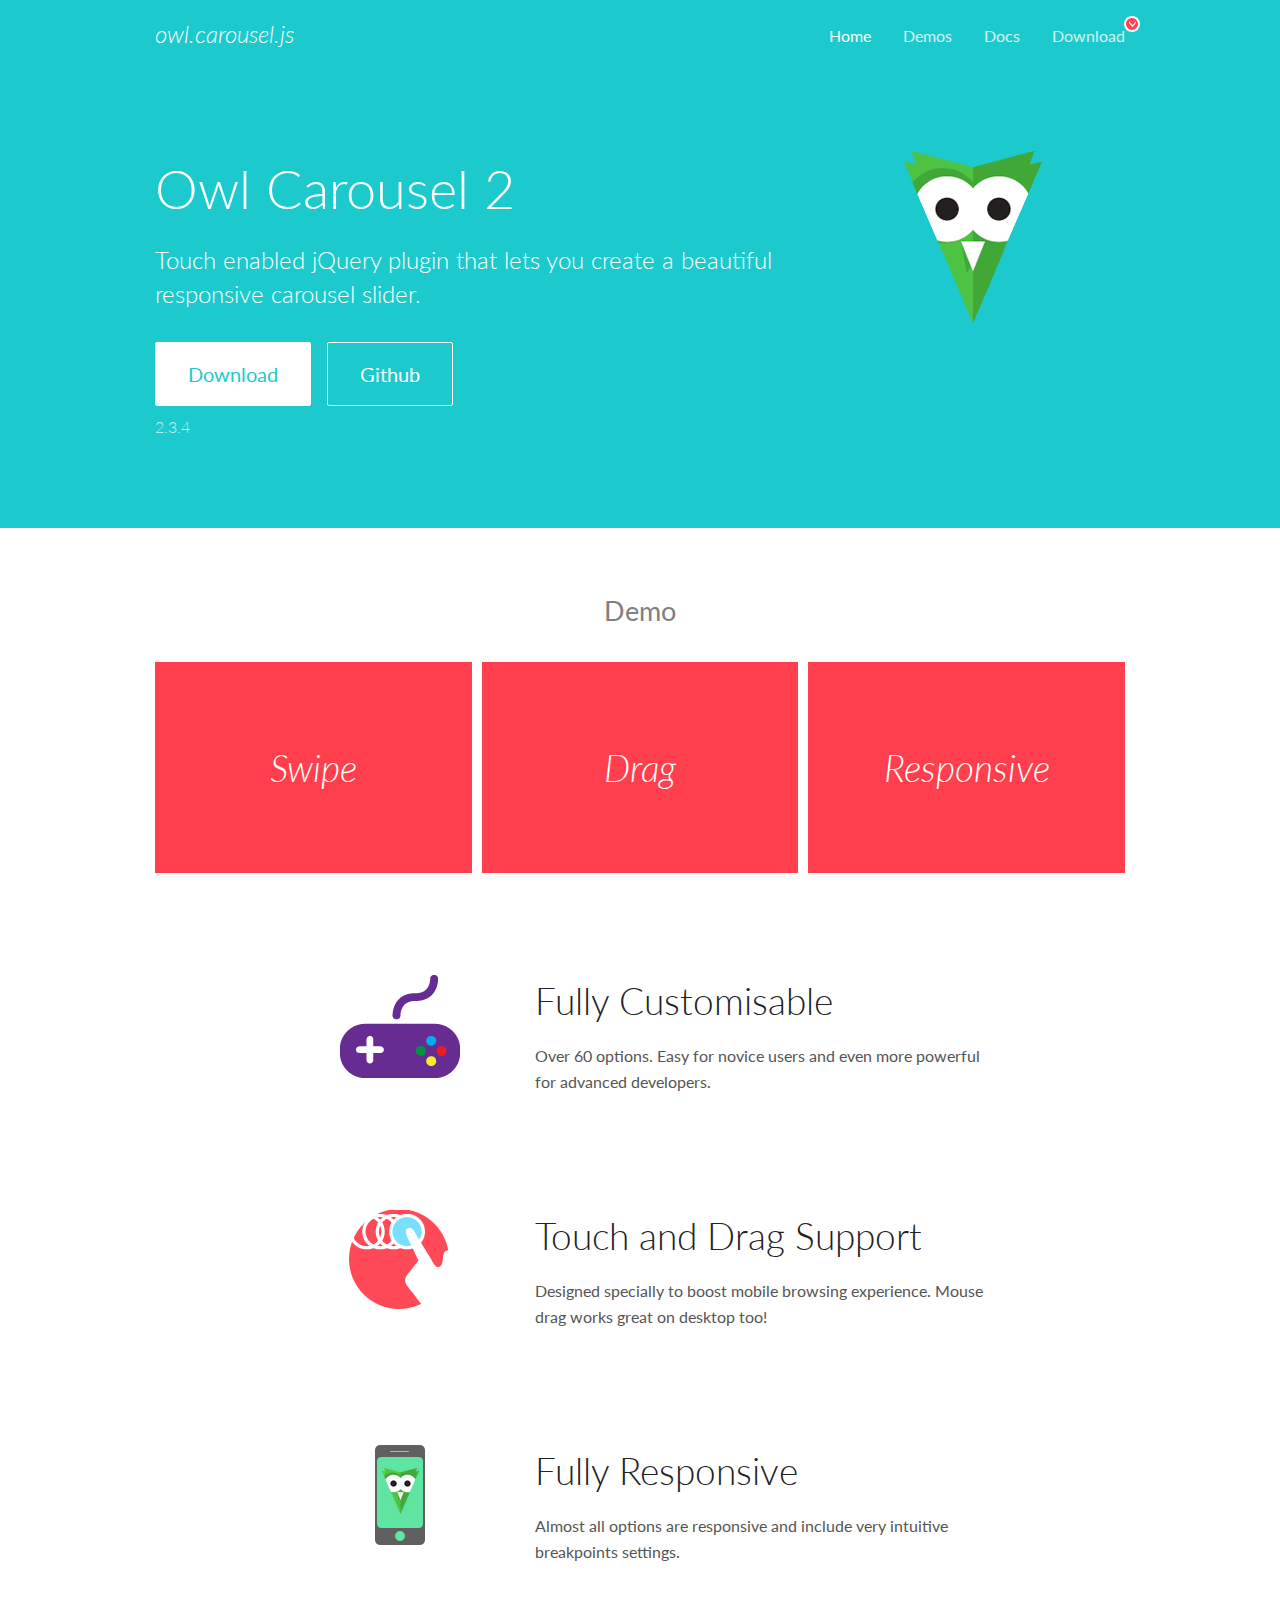
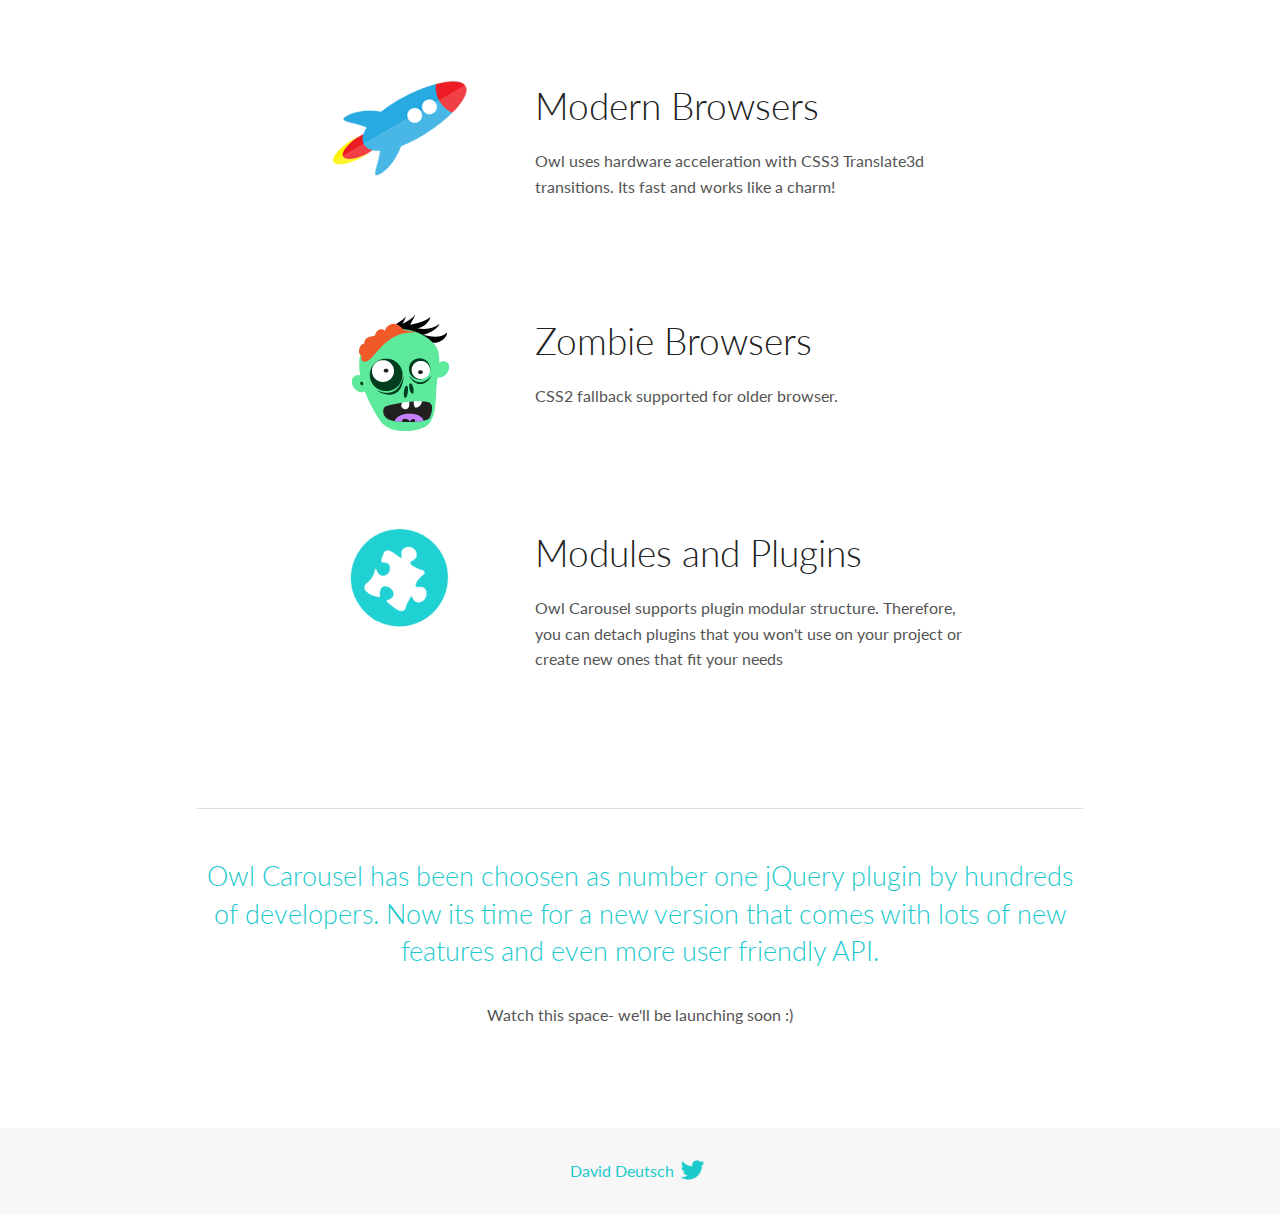
<file: Plugins/OwlCarousel2-2.3.4/docs/index.html>
<!DOCTYPE html>
<html lang="en">
  <head>

    <!-- head -->
    <meta charset="utf-8">
    <meta name="msapplication-tap-highlight" content="no" />
    <meta name="viewport" content="width=device-width, initial-scale=1.0" />
    <meta name="description" content="Touch enabled jQuery plugin that lets you create beautiful responsive carousel slider.">
    <meta name="author" content="David Deutsch">
    <title>
      Home | Owl Carousel | 2.3.4
    </title>

    <!-- Stylesheets -->
    <link href='https://fonts.googleapis.com/css?family=Lato:300,400,700,400italic,300italic' rel='stylesheet' type='text/css'>
    <link rel="stylesheet" href="assets/css/docs.theme.min.css">

    <!-- Owl Stylesheets -->
    <link rel="stylesheet" href="assets/owlcarousel/assets/owl.carousel.min.css">
    <link rel="stylesheet" href="assets/owlcarousel/assets/owl.theme.default.min.css">

    <!-- HTML5 shim and Respond.js IE8 support of HTML5 elements and media queries -->

    <!--[if lt IE 9]>
      <script src="https://oss.maxcdn.com/libs/html5shiv/3.7.0/html5shiv.js"></script>
      <script src="https://oss.maxcdn.com/libs/respond.js/1.3.0/respond.min.js"></script>
    <![endif]-->

    <!-- Favicons -->
    <link rel="apple-touch-icon-precomposed" sizes="144x144" href="assets/ico/apple-touch-icon-144-precomposed.png">
    <link rel="shortcut icon" href="assets/ico/favicon.png">
    <link rel="shortcut icon" href="favicon.ico">

    <!-- Yeah i know js should not be in header. Its required for demos.-->

    <!-- javascript -->
    <script src="assets/vendors/jquery.min.js"></script>
    <script src="assets/owlcarousel/owl.carousel.js"></script>
  </head>
  <body>

    <!-- header -->
    <header class="header">
      <div class="row">
        <div class="large-12 columns">
          <div class="brand left">
            <h3>
              <a href="/OwlCarousel2/">owl.carousel.js</a> 
            </h3>
          </div>
          <a id="toggle-nav" class="right">
            <span></span> <span></span> <span></span> 
          </a> 
          <div class="nav-bar">
            <ul class="clearfix">
              <li class="active">
                <a href="/OwlCarousel2/index.html">Home</a> 
              </li>
              <li> <a href="/OwlCarousel2/demos/demos.html">Demos</a>  </li>
              <li> <a href="/OwlCarousel2/docs/started-welcome.html">Docs</a>  </li>
              <li>
                <a href="https://github.com/OwlCarousel2/OwlCarousel2/archive/2.3.4.zip">Download</a> 
                <span class="download"></span> 
              </li>
            </ul>
          </div>
        </div>
      </div>
    </header>

    <!-- home panel -->
    <section id="hero">
      <div class="row">
        <div class="large-8 medium-8 columns">
          <h1>Owl Carousel 2</h1>
          <h4>Touch enabled jQuery plugin that lets you create a beautiful responsive carousel slider.</h4>
          <a href="https://github.com/OwlCarousel2/OwlCarousel2/archive/2.3.4.zip" class="hero-button">Download</a> 
          <a href="https://github.com/OwlCarousel2/OwlCarousel2" class="hero-button outline">Github</a> 
          <p>2.3.4</p>
        </div>
        <div class="large-4 medium-4 columns">
          <img class="owl-logo" src="assets/img/owl-logo.png" alt="mr. Owl">
        </div>
      </div>
    </section>

    <!-- body -->
    <div class="home-demo">
      <div class="row">
        <div class="large-12 columns">
          <h3>Demo</h3>
          <div class="owl-carousel">
            <div class="item">
              <h2>Swipe</h2>
            </div>
            <div class="item">
              <h2>Drag</h2>
            </div>
            <div class="item">
              <h2>Responsive</h2>
            </div>
            <div class="item">
              <h2>CSS3</h2>
            </div>
            <div class="item">
              <h2>Fast</h2>
            </div>
            <div class="item">
              <h2>Easy</h2>
            </div>
            <div class="item">
              <h2>Free</h2>
            </div>
            <div class="item">
              <h2>Upgradable</h2>
            </div>
            <div class="item">
              <h2>Tons of options</h2>
            </div>
            <div class="item">
              <h2>Infinity</h2>
            </div>
            <div class="item">
              <h2>Auto Width</h2>
            </div>
          </div>
        </div>
      </div>
    </div>
    <script>
      var owl = $('.owl-carousel');
      owl.owlCarousel({
        margin: 10,
        loop: true,
        responsive: {
          0: {
            items: 1
          },
          600: {
            items: 2
          },
          1000: {
            items: 3
          }
        }
      })
    </script>

    <!-- features -->
    <div id="features">
      <div class="row">
        <div class="small-12 medium-9 small-centered columns">
          <section class="row feature">
            <div class="medium-4 small-12 columns">
              <img src="assets/img/feature-options.png" alt="">
            </div>
            <div class="medium-8 small-12 columns">
              <h2>Fully Customisable</h2>
              <p>Over 60 options. Easy for novice users and even more powerful for advanced developers.</p>
            </div>
          </section>
          <section class="row feature">
            <div class="medium-4 small-12 columns">
              <img src="assets/img/feature-drag.png" alt="">
            </div>
            <div class="medium-8 small-12 columns">
              <h2>Touch and Drag Support</h2>
              <p>Designed specially to boost mobile browsing experience. Mouse drag works great on desktop too!</p>
            </div>
          </section>
          <section class="row feature">
            <div class="medium-4 small-12 columns">
              <img src="assets/img/feature-responsive.png" alt="">
            </div>
            <div class="medium-8 small-12 columns">
              <h2>Fully Responsive</h2>
              <p>Almost all options are responsive and include very intuitive breakpoints settings.</p>
            </div>
          </section>
          <section class="row feature">
            <div class="medium-4 small-12 columns">
              <img src="assets/img/feature-modern.png" alt="">
            </div>
            <div class="medium-8 small-12 columns">
              <h2>Modern Browsers</h2>
              <p>Owl uses hardware acceleration with CSS3 Translate3d transitions. Its fast and works like a charm! </p>
            </div>
          </section>
          <section class="row feature">
            <div class="medium-4 small-12 columns">
              <img src="assets/img/feature-zombie.png" alt="">
            </div>
            <div class="medium-8 small-12 columns">
              <h2>Zombie Browsers</h2>
              <p>CSS2 fallback supported for older browser.</p>
            </div>
          </section>
          <section class="row feature">
            <div class="medium-4 small-12 columns">
              <img src="assets/img/feature-module.png" alt="">
            </div>
            <div class="medium-8 small-12 columns">
              <h2>Modules and Plugins</h2>
              <p>Owl Carousel supports plugin modular structure. Therefore, you can detach plugins that you won&#x27;t use on your project or create new ones that fit your needs</p>
            </div>
          </section>
        </div>
      </div>
    </div>

    <!-- footer -->
    <section id="teaser-text">
      <div class="row">
        <div class="small-12 medium-11 small-centered columns">
          <hr>
          <h3 id="owl-carousel-has-been-choosen-as-number-one-jquery-plugin-by-hundreds-of-developers-now-its-time-for-a-new-version-that-comes-with-lots-of-new-features-and-even-more-user-friendly-api-">Owl Carousel has been choosen as number one jQuery plugin by hundreds of developers. Now its time for a new version that comes with lots of new features and even more user friendly API.</h3>
          <p>Watch this space- we&#39;ll be launching soon :)</p>
        </div>
      </div>
    </section>

    <!-- footer -->
    <footer class="footer">
      <div class="row">
        <div class="large-12 columns">
          <h5>
            <a href="/OwlCarousel2/docs/support-contact.html">David Deutsch</a> 
            <a id="custom-tweet-button" href="https://twitter.com/share?url=https://github.com/OwlCarousel2/OwlCarousel2&text=Owl Carousel - This is so awesome! " target="_blank"></a> 
          </h5>
        </div>
      </div>
    </footer>

    <!-- vendors -->
    <script src="assets/vendors/highlight.js"></script>
    <script src="assets/js/app.js"></script>
  </body>
</html>
</file>
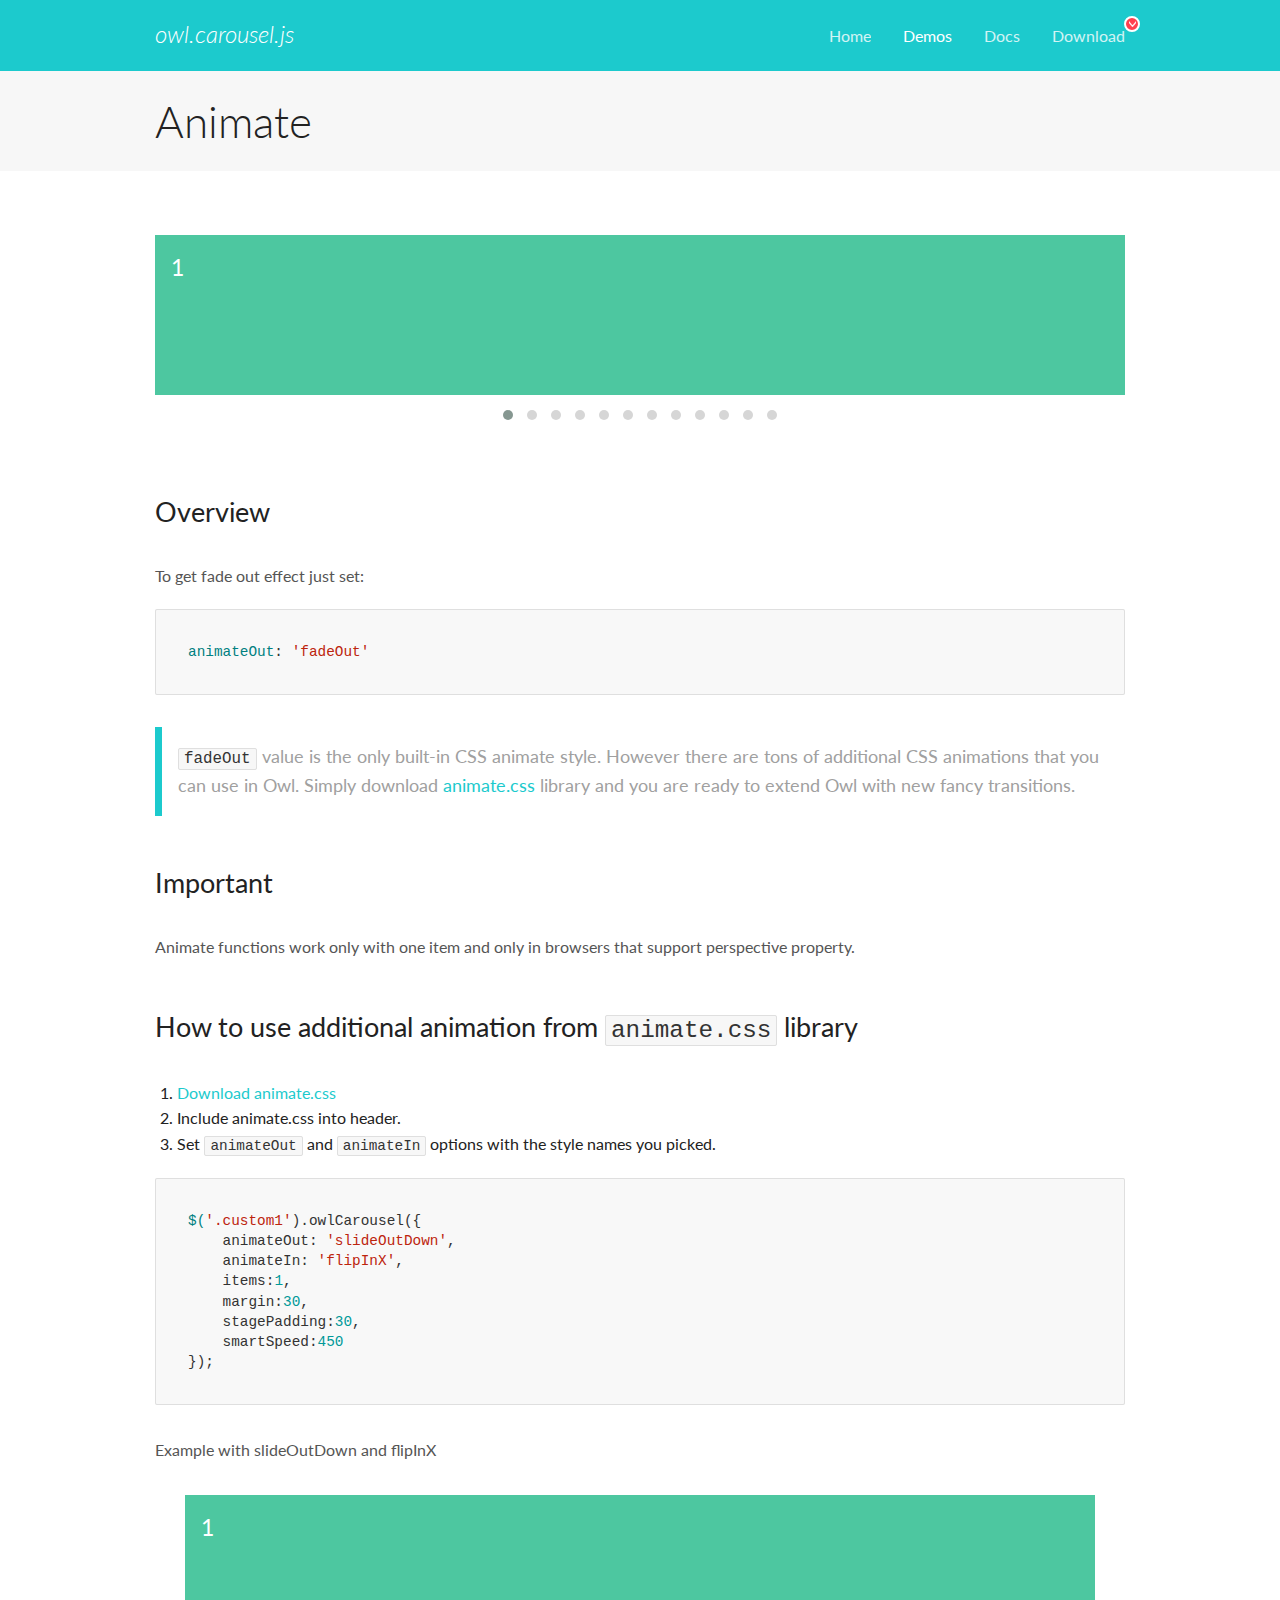
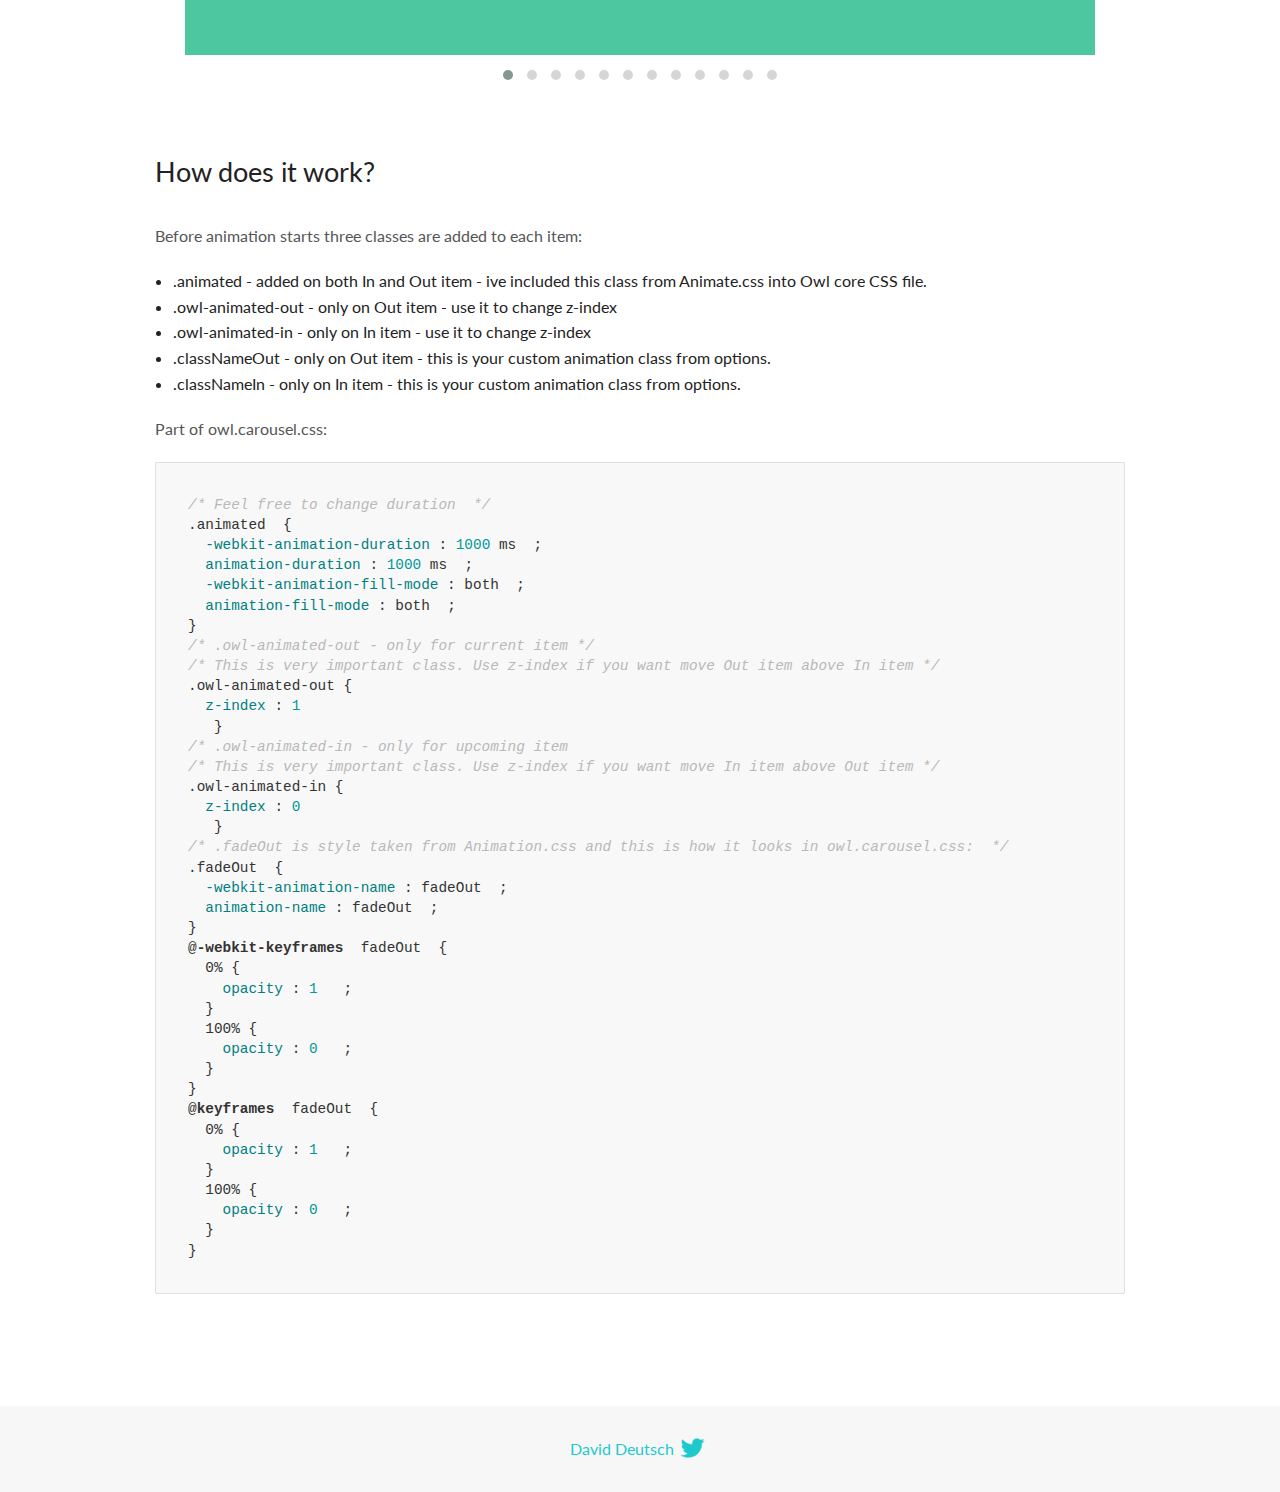
<file: Homework2021.2-qisim/Plugins/OwlCarousel2-2.3.4/docs/demos/animate.html>
<!DOCTYPE html>
<html lang="en">
  <head>

    <!-- head -->
    <meta charset="utf-8">
    <meta name="msapplication-tap-highlight" content="no" />
    <meta name="viewport" content="width=device-width, initial-scale=1.0" />
    <meta name="description" content="Animate carousel">
    <meta name="author" content="David Deutsch">
    <title>
      Animate Demo | Owl Carousel | 2.3.4
    </title>

    <!-- Stylesheets -->
    <link href='https://fonts.googleapis.com/css?family=Lato:300,400,700,400italic,300italic' rel='stylesheet' type='text/css'>
    <link rel="stylesheet" href="../assets/css/docs.theme.min.css">

    <!-- Owl Stylesheets -->
    <link rel="stylesheet" href="../assets/owlcarousel/assets/owl.carousel.min.css">
    <link rel="stylesheet" href="../assets/owlcarousel/assets/owl.theme.default.min.css">

    <!-- HTML5 shim and Respond.js IE8 support of HTML5 elements and media queries -->

    <!--[if lt IE 9]>
      <script src="https://oss.maxcdn.com/libs/html5shiv/3.7.0/html5shiv.js"></script>
      <script src="https://oss.maxcdn.com/libs/respond.js/1.3.0/respond.min.js"></script>
    <![endif]-->

    <!-- Favicons -->
    <link rel="apple-touch-icon-precomposed" sizes="144x144" href="../assets/ico/apple-touch-icon-144-precomposed.png">
    <link rel="shortcut icon" href="../assets/ico/favicon.png">
    <link rel="shortcut icon" href="favicon.ico">

    <!-- Yeah i know js should not be in header. Its required for demos.-->

    <!-- javascript -->
    <script src="../assets/vendors/jquery.min.js"></script>
    <script src="../assets/owlcarousel/owl.carousel.js"></script>
  </head>
  <body>

    <!-- header -->
    <header class="header">
      <div class="row">
        <div class="large-12 columns">
          <div class="brand left">
            <h3>
              <a href="/OwlCarousel2/">owl.carousel.js</a> 
            </h3>
          </div>
          <a id="toggle-nav" class="right">
            <span></span> <span></span> <span></span> 
          </a> 
          <div class="nav-bar">
            <ul class="clearfix">
              <li> <a href="/OwlCarousel2/index.html">Home</a>  </li>
              <li class="active">
                <a href="/OwlCarousel2/demos/demos.html">Demos</a> 
              </li>
              <li> <a href="/OwlCarousel2/docs/started-welcome.html">Docs</a>  </li>
              <li>
                <a href="https://github.com/OwlCarousel2/OwlCarousel2/archive/2.3.4.zip">Download</a> 
                <span class="download"></span> 
              </li>
            </ul>
          </div>
        </div>
      </div>
    </header>

    <!-- title -->
    <section class="title">
      <div class="row">
        <div class="large-12 columns">
          <h1>Animate</h1>
        </div>
      </div>
    </section>

    <!--  Demos -->
    <section id="demos">
      <div class="row">
        <div class="large-12 columns">
          <div class="fadeOut owl-carousel owl-theme">
            <div class="item">
              <h4>1</h4>
            </div>
            <div class="item">
              <h4>2</h4>
            </div>
            <div class="item">
              <h4>3</h4>
            </div>
            <div class="item">
              <h4>4</h4>
            </div>
            <div class="item">
              <h4>5</h4>
            </div>
            <div class="item">
              <h4>6</h4>
            </div>
            <div class="item">
              <h4>7</h4>
            </div>
            <div class="item">
              <h4>8</h4>
            </div>
            <div class="item">
              <h4>9</h4>
            </div>
            <div class="item">
              <h4>10</h4>
            </div>
            <div class="item">
              <h4>11</h4>
            </div>
            <div class="item">
              <h4>12</h4>
            </div>
          </div>
          <h3 id="overview">Overview</h3>
          <p>To get fade out effect just set:</p>
          <pre><code>animateOut: &#39;fadeOut&#39;</code></pre>
          <blockquote>
            <p><code>fadeOut</code> value is the only built-in CSS animate style. However there are tons of additional CSS animations that you can use in Owl. Simply download
              <a href="https://daneden.github.io/animate.css/">animate.css</a>  library and you are ready to extend Owl with new fancy transitions.</p>
          </blockquote>
          <h3 id="important">Important</h3>
          <p>Animate functions work only with one item and only in browsers that support perspective property.</p>
          <h3 id="how-to-use-additional-animation-from-animate-css-library">How to use additional animation from <code>animate.css</code> library</h3>
          <ol>
            <li> <a href="https://daneden.github.io/animate.css/">Download animate.css</a>  </li>
            <li>Include animate.css into header.</li>
            <li>Set <code>animateOut</code> and <code>animateIn</code> options with the style names you picked.</li>
          </ol>
          <pre><code>$(&#39;.custom1&#39;).owlCarousel({
    animateOut: &#39;slideOutDown&#39;,
    animateIn: &#39;flipInX&#39;,
    items:1,
    margin:30,
    stagePadding:30,
    smartSpeed:450
});</code></pre>
          <p>Example with slideOutDown and flipInX</p>
          <div class="custom1 owl-carousel owl-theme">
            <div class="item">
              <h4>1</h4>
            </div>
            <div class="item">
              <h4>2</h4>
            </div>
            <div class="item">
              <h4>3</h4>
            </div>
            <div class="item">
              <h4>4</h4>
            </div>
            <div class="item">
              <h4>5</h4>
            </div>
            <div class="item">
              <h4>6</h4>
            </div>
            <div class="item">
              <h4>7</h4>
            </div>
            <div class="item">
              <h4>8</h4>
            </div>
            <div class="item">
              <h4>9</h4>
            </div>
            <div class="item">
              <h4>10</h4>
            </div>
            <div class="item">
              <h4>11</h4>
            </div>
            <div class="item">
              <h4>12</h4>
            </div>
          </div>
          <h3 id="how-does-it-work-">How does it work?</h3>
          <p>Before animation starts three classes are added to each item:</p>
          <ul>
            <li>.animated - added on both In and Out item - ive included this class from Animate.css into Owl core CSS file.</li>
            <li>.owl-animated-out - only on Out item - use it to change z-index</li>
            <li>.owl-animated-in - only on In item - use it to change z-index</li>
            <li>.classNameOut - only on Out item - this is your custom animation class from options.</li>
            <li>.classNameIn - only on In item - this is your custom animation class from options.</li>
          </ul>
          <p>Part of owl.carousel.css:</p>
          <pre><code class="language-css"><span class="comment">/* Feel free to change duration  */</span> 
<span class="class">.animated</span>  <span class="rules">{
  <span class="rule"><span class="attribute">-webkit-animation-duration</span> :<span class="value"> <span class="number">1000</span> ms</span> </span> ;
  <span class="rule"><span class="attribute">animation-duration</span> :<span class="value"> <span class="number">1000</span> ms</span> </span> ;
  <span class="rule"><span class="attribute">-webkit-animation-fill-mode</span> :<span class="value"> both</span> </span> ;
  <span class="rule"><span class="attribute">animation-fill-mode</span> :<span class="value"> both</span> </span> ;
<span class="rule">}</span> </span> 
<span class="comment">/* .owl-animated-out - only for current item */</span> 
<span class="comment">/* This is very important class. Use z-index if you want move Out item above In item */</span> 
<span class="class">.owl-animated-out</span> <span class="rules">{
  <span class="rule"><span class="attribute">z-index</span> :<span class="value"> <span class="number">1</span> 
</span> </span> </span> }
<span class="comment">/* .owl-animated-in - only for upcoming item
/* This is very important class. Use z-index if you want move In item above Out item */</span> 
<span class="class">.owl-animated-in</span> <span class="rules">{
  <span class="rule"><span class="attribute">z-index</span> :<span class="value"> <span class="number">0</span> 
</span> </span> </span> }
<span class="comment">/* .fadeOut is style taken from Animation.css and this is how it looks in owl.carousel.css:  */</span> 
<span class="class">.fadeOut</span>  <span class="rules">{
  <span class="rule"><span class="attribute">-webkit-animation-name</span> :<span class="value"> fadeOut</span> </span> ;
  <span class="rule"><span class="attribute">animation-name</span> :<span class="value"> fadeOut</span> </span> ;
<span class="rule">}</span> </span> 
<span class="at_rule">@<span class="keyword">-webkit-keyframes</span>  fadeOut </span> {
  0% <span class="rules">{
    <span class="rule"><span class="attribute">opacity</span> :<span class="value"> <span class="number">1</span> </span> </span> ;
  <span class="rule">}</span> </span> 
  100% <span class="rules">{
    <span class="rule"><span class="attribute">opacity</span> :<span class="value"> <span class="number">0</span> </span> </span> ;
  <span class="rule">}</span> </span> 
}
<span class="at_rule">@<span class="keyword">keyframes</span>  fadeOut </span> {
  0% <span class="rules">{
    <span class="rule"><span class="attribute">opacity</span> :<span class="value"> <span class="number">1</span> </span> </span> ;
  <span class="rule">}</span> </span> 
  100% <span class="rules">{
    <span class="rule"><span class="attribute">opacity</span> :<span class="value"> <span class="number">0</span> </span> </span> ;
  <span class="rule">}</span> </span> 
}</code></pre>
          <link rel="stylesheet" href="../assets/css/animate.css">
          <script>
            jQuery(document).ready(function($) {
              $('.fadeOut').owlCarousel({
                items: 1,
                animateOut: 'fadeOut',
                loop: true,
                margin: 10,
              });
              $('.custom1').owlCarousel({
                animateOut: 'slideOutDown',
                animateIn: 'flipInX',
                items: 1,
                margin: 30,
                stagePadding: 30,
                smartSpeed: 450
              });
            });
          </script>
        </div>
      </div>
    </section>

    <!-- footer -->
    <footer class="footer">
      <div class="row">
        <div class="large-12 columns">
          <h5>
            <a href="/OwlCarousel2/docs/support-contact.html">David Deutsch</a> 
            <a id="custom-tweet-button" href="https://twitter.com/share?url=https://github.com/OwlCarousel2/OwlCarousel2&text=Owl Carousel - This is so awesome! " target="_blank"></a> 
          </h5>
        </div>
      </div>
    </footer>

    <!-- vendors -->
    <script src="../assets/vendors/highlight.js"></script>
    <script src="../assets/js/app.js"></script>
  </body>
</html>
</file>
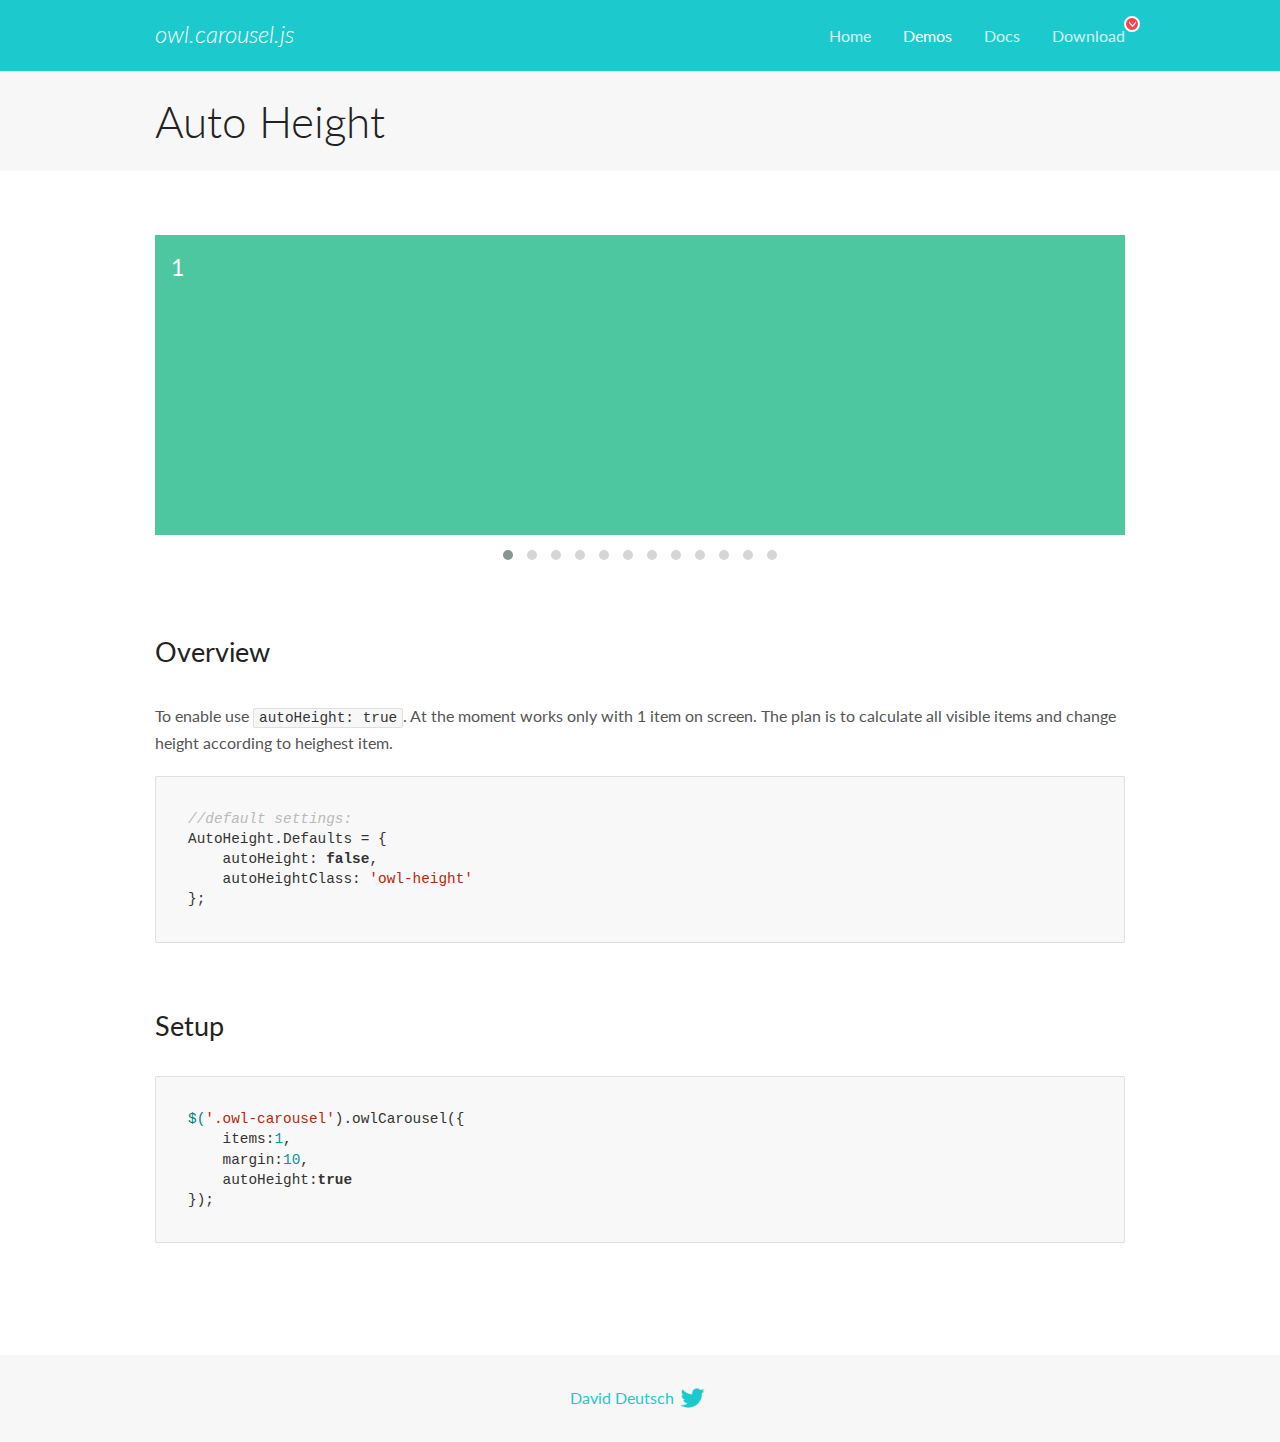
<file: Homework2021.2-qisim/Plugins/OwlCarousel2-2.3.4/docs/demos/autoheight.html>
<!DOCTYPE html>
<html lang="en">
  <head>

    <!-- head -->
    <meta charset="utf-8">
    <meta name="msapplication-tap-highlight" content="no" />
    <meta name="viewport" content="width=device-width, initial-scale=1.0" />
    <meta name="description" content="autoHeight usage demo">
    <meta name="author" content="David Deutsch">
    <title>
      Auto Height Demo | Owl Carousel | 2.3.4
    </title>

    <!-- Stylesheets -->
    <link href='https://fonts.googleapis.com/css?family=Lato:300,400,700,400italic,300italic' rel='stylesheet' type='text/css'>
    <link rel="stylesheet" href="../assets/css/docs.theme.min.css">

    <!-- Owl Stylesheets -->
    <link rel="stylesheet" href="../assets/owlcarousel/assets/owl.carousel.min.css">
    <link rel="stylesheet" href="../assets/owlcarousel/assets/owl.theme.default.min.css">

    <!-- HTML5 shim and Respond.js IE8 support of HTML5 elements and media queries -->

    <!--[if lt IE 9]>
      <script src="https://oss.maxcdn.com/libs/html5shiv/3.7.0/html5shiv.js"></script>
      <script src="https://oss.maxcdn.com/libs/respond.js/1.3.0/respond.min.js"></script>
    <![endif]-->

    <!-- Favicons -->
    <link rel="apple-touch-icon-precomposed" sizes="144x144" href="../assets/ico/apple-touch-icon-144-precomposed.png">
    <link rel="shortcut icon" href="../assets/ico/favicon.png">
    <link rel="shortcut icon" href="favicon.ico">

    <!-- Yeah i know js should not be in header. Its required for demos.-->

    <!-- javascript -->
    <script src="../assets/vendors/jquery.min.js"></script>
    <script src="../assets/owlcarousel/owl.carousel.js"></script>
  </head>
  <body>

    <!-- header -->
    <header class="header">
      <div class="row">
        <div class="large-12 columns">
          <div class="brand left">
            <h3>
              <a href="/OwlCarousel2/">owl.carousel.js</a> 
            </h3>
          </div>
          <a id="toggle-nav" class="right">
            <span></span> <span></span> <span></span> 
          </a> 
          <div class="nav-bar">
            <ul class="clearfix">
              <li> <a href="/OwlCarousel2/index.html">Home</a>  </li>
              <li class="active">
                <a href="/OwlCarousel2/demos/demos.html">Demos</a> 
              </li>
              <li> <a href="/OwlCarousel2/docs/started-welcome.html">Docs</a>  </li>
              <li>
                <a href="https://github.com/OwlCarousel2/OwlCarousel2/archive/2.3.4.zip">Download</a> 
                <span class="download"></span> 
              </li>
            </ul>
          </div>
        </div>
      </div>
    </header>

    <!-- title -->
    <section class="title">
      <div class="row">
        <div class="large-12 columns">
          <h1>Auto Height</h1>
        </div>
      </div>
    </section>

    <!--  Demos -->
    <section id="demos">
      <div class="row">
        <div class="large-12 columns">
          <div class="owl-carousel owl-theme">
            <div class="item" style="height:300px">
              <h4>1</h4>
            </div>
            <div class="item" style="height:100px">
              <h4>2</h4>
            </div>
            <div class="item" style="height:500px">
              <h4>3</h4>
            </div>
            <div class="item" style="height:250px">
              <h4>4</h4>
            </div>
            <div class="item" style="height:400px">
              <h4>5</h4>
            </div>
            <div class="item" style="height:500px">
              <h4>6</h4>
            </div>
            <div class="item" style="height:600px">
              <h4>7</h4>
            </div>
            <div class="item" style="height:400px">
              <h4>8</h4>
            </div>
            <div class="item" style="height:300px">
              <h4>9</h4>
            </div>
            <div class="item" style="height:350px">
              <h4>10</h4>
            </div>
            <div class="item" style="height:200px">
              <h4>11</h4>
            </div>
            <div class="item" style="height:150px">
              <h4>12</h4>
            </div>
          </div>
          <h3 id="overview">Overview</h3>
          <p>To enable use <code>autoHeight: true</code>. At the moment works only with 1 item on screen. The plan is to calculate all visible items and change height according to heighest item.</p>
          <pre><code>//default settings:
AutoHeight.Defaults = {
    autoHeight: false,
    autoHeightClass: &#39;owl-height&#39;
};</code></pre>
          <h3 id="setup">Setup</h3>
          <pre><code>$(&#39;.owl-carousel&#39;).owlCarousel({
    items:1,
    margin:10,
    autoHeight:true
});</code></pre>
          <script>
            $(document).ready(function() {
              $('.owl-carousel').owlCarousel({
                items: 1,
                margin: 10,
                autoHeight: true
              });
            })
          </script>
        </div>
      </div>
    </section>

    <!-- footer -->
    <footer class="footer">
      <div class="row">
        <div class="large-12 columns">
          <h5>
            <a href="/OwlCarousel2/docs/support-contact.html">David Deutsch</a> 
            <a id="custom-tweet-button" href="https://twitter.com/share?url=https://github.com/OwlCarousel2/OwlCarousel2&text=Owl Carousel - This is so awesome! " target="_blank"></a> 
          </h5>
        </div>
      </div>
    </footer>

    <!-- vendors -->
    <script src="../assets/vendors/highlight.js"></script>
    <script src="../assets/js/app.js"></script>
  </body>
</html>
</file>
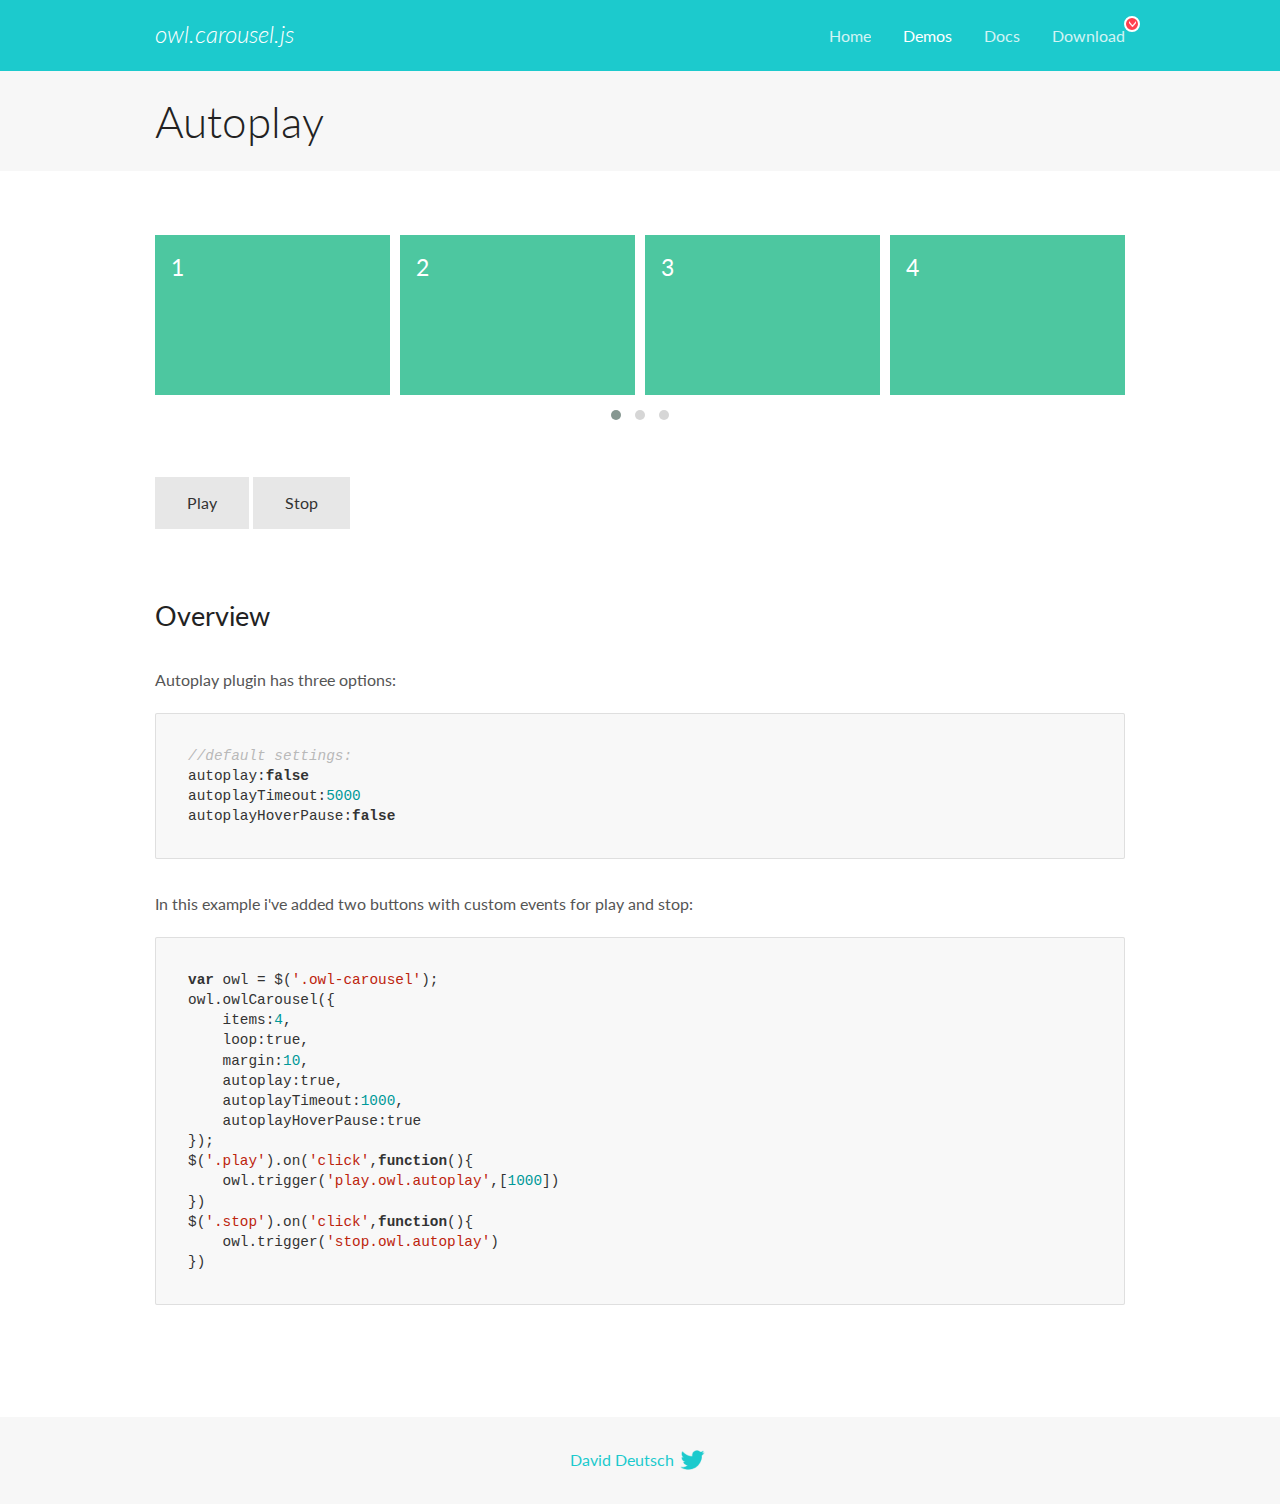
<file: Homework2021.2-qisim/Plugins/OwlCarousel2-2.3.4/docs/demos/autoplay.html>
<!DOCTYPE html>
<html lang="en">
  <head>

    <!-- head -->
    <meta charset="utf-8">
    <meta name="msapplication-tap-highlight" content="no" />
    <meta name="viewport" content="width=device-width, initial-scale=1.0" />
    <meta name="description" content="Autoplay usage demo">
    <meta name="author" content="David Deutsch">
    <title>
      Autoplay Demo | Owl Carousel | 2.3.4
    </title>

    <!-- Stylesheets -->
    <link href='https://fonts.googleapis.com/css?family=Lato:300,400,700,400italic,300italic' rel='stylesheet' type='text/css'>
    <link rel="stylesheet" href="../assets/css/docs.theme.min.css">

    <!-- Owl Stylesheets -->
    <link rel="stylesheet" href="../assets/owlcarousel/assets/owl.carousel.min.css">
    <link rel="stylesheet" href="../assets/owlcarousel/assets/owl.theme.default.min.css">

    <!-- HTML5 shim and Respond.js IE8 support of HTML5 elements and media queries -->

    <!--[if lt IE 9]>
      <script src="https://oss.maxcdn.com/libs/html5shiv/3.7.0/html5shiv.js"></script>
      <script src="https://oss.maxcdn.com/libs/respond.js/1.3.0/respond.min.js"></script>
    <![endif]-->

    <!-- Favicons -->
    <link rel="apple-touch-icon-precomposed" sizes="144x144" href="../assets/ico/apple-touch-icon-144-precomposed.png">
    <link rel="shortcut icon" href="../assets/ico/favicon.png">
    <link rel="shortcut icon" href="favicon.ico">

    <!-- Yeah i know js should not be in header. Its required for demos.-->

    <!-- javascript -->
    <script src="../assets/vendors/jquery.min.js"></script>
    <script src="../assets/owlcarousel/owl.carousel.js"></script>
  </head>
  <body>

    <!-- header -->
    <header class="header">
      <div class="row">
        <div class="large-12 columns">
          <div class="brand left">
            <h3>
              <a href="/OwlCarousel2/">owl.carousel.js</a> 
            </h3>
          </div>
          <a id="toggle-nav" class="right">
            <span></span> <span></span> <span></span> 
          </a> 
          <div class="nav-bar">
            <ul class="clearfix">
              <li> <a href="/OwlCarousel2/index.html">Home</a>  </li>
              <li class="active">
                <a href="/OwlCarousel2/demos/demos.html">Demos</a> 
              </li>
              <li> <a href="/OwlCarousel2/docs/started-welcome.html">Docs</a>  </li>
              <li>
                <a href="https://github.com/OwlCarousel2/OwlCarousel2/archive/2.3.4.zip">Download</a> 
                <span class="download"></span> 
              </li>
            </ul>
          </div>
        </div>
      </div>
    </header>

    <!-- title -->
    <section class="title">
      <div class="row">
        <div class="large-12 columns">
          <h1>Autoplay</h1>
        </div>
      </div>
    </section>

    <!--  Demos -->
    <section id="demos">
      <div class="row">
        <div class="large-12 columns">
          <div class="owl-carousel owl-theme">
            <div class="item">
              <h4>1</h4>
            </div>
            <div class="item">
              <h4>2</h4>
            </div>
            <div class="item">
              <h4>3</h4>
            </div>
            <div class="item">
              <h4>4</h4>
            </div>
            <div class="item">
              <h4>5</h4>
            </div>
            <div class="item">
              <h4>6</h4>
            </div>
            <div class="item">
              <h4>7</h4>
            </div>
            <div class="item">
              <h4>8</h4>
            </div>
            <div class="item">
              <h4>9</h4>
            </div>
            <div class="item">
              <h4>10</h4>
            </div>
            <div class="item">
              <h4>11</h4>
            </div>
            <div class="item">
              <h4>12</h4>
            </div>
          </div>
          <a class="button secondary play">Play</a> 
          <a class="button secondary stop">Stop</a> 
          <h3 id="overview">Overview</h3>
          <p>Autoplay plugin has three options:</p>
          <pre><code>//default settings:
autoplay:false
autoplayTimeout:5000
autoplayHoverPause:false</code></pre>
          <p>In this example i&#39;ve added two buttons with custom events for play and stop:</p>
          <pre><code>var owl = $(&#39;.owl-carousel&#39;);
owl.owlCarousel({
    items:4,
    loop:true,
    margin:10,
    autoplay:true,
    autoplayTimeout:1000,
    autoplayHoverPause:true
});
$(&#39;.play&#39;).on(&#39;click&#39;,function(){
    owl.trigger(&#39;play.owl.autoplay&#39;,[1000])
})
$(&#39;.stop&#39;).on(&#39;click&#39;,function(){
    owl.trigger(&#39;stop.owl.autoplay&#39;)
})</code></pre>
          <script>
            $(document).ready(function() {
              var owl = $('.owl-carousel');
              owl.owlCarousel({
                items: 4,
                loop: true,
                margin: 10,
                autoplay: true,
                autoplayTimeout: 1000,
                autoplayHoverPause: true
              });
              $('.play').on('click', function() {
                owl.trigger('play.owl.autoplay', [1000])
              })
              $('.stop').on('click', function() {
                owl.trigger('stop.owl.autoplay')
              })
            })
          </script>
        </div>
      </div>
    </section>

    <!-- footer -->
    <footer class="footer">
      <div class="row">
        <div class="large-12 columns">
          <h5>
            <a href="/OwlCarousel2/docs/support-contact.html">David Deutsch</a> 
            <a id="custom-tweet-button" href="https://twitter.com/share?url=https://github.com/OwlCarousel2/OwlCarousel2&text=Owl Carousel - This is so awesome! " target="_blank"></a> 
          </h5>
        </div>
      </div>
    </footer>

    <!-- vendors -->
    <script src="../assets/vendors/highlight.js"></script>
    <script src="../assets/js/app.js"></script>
  </body>
</html>
</file>
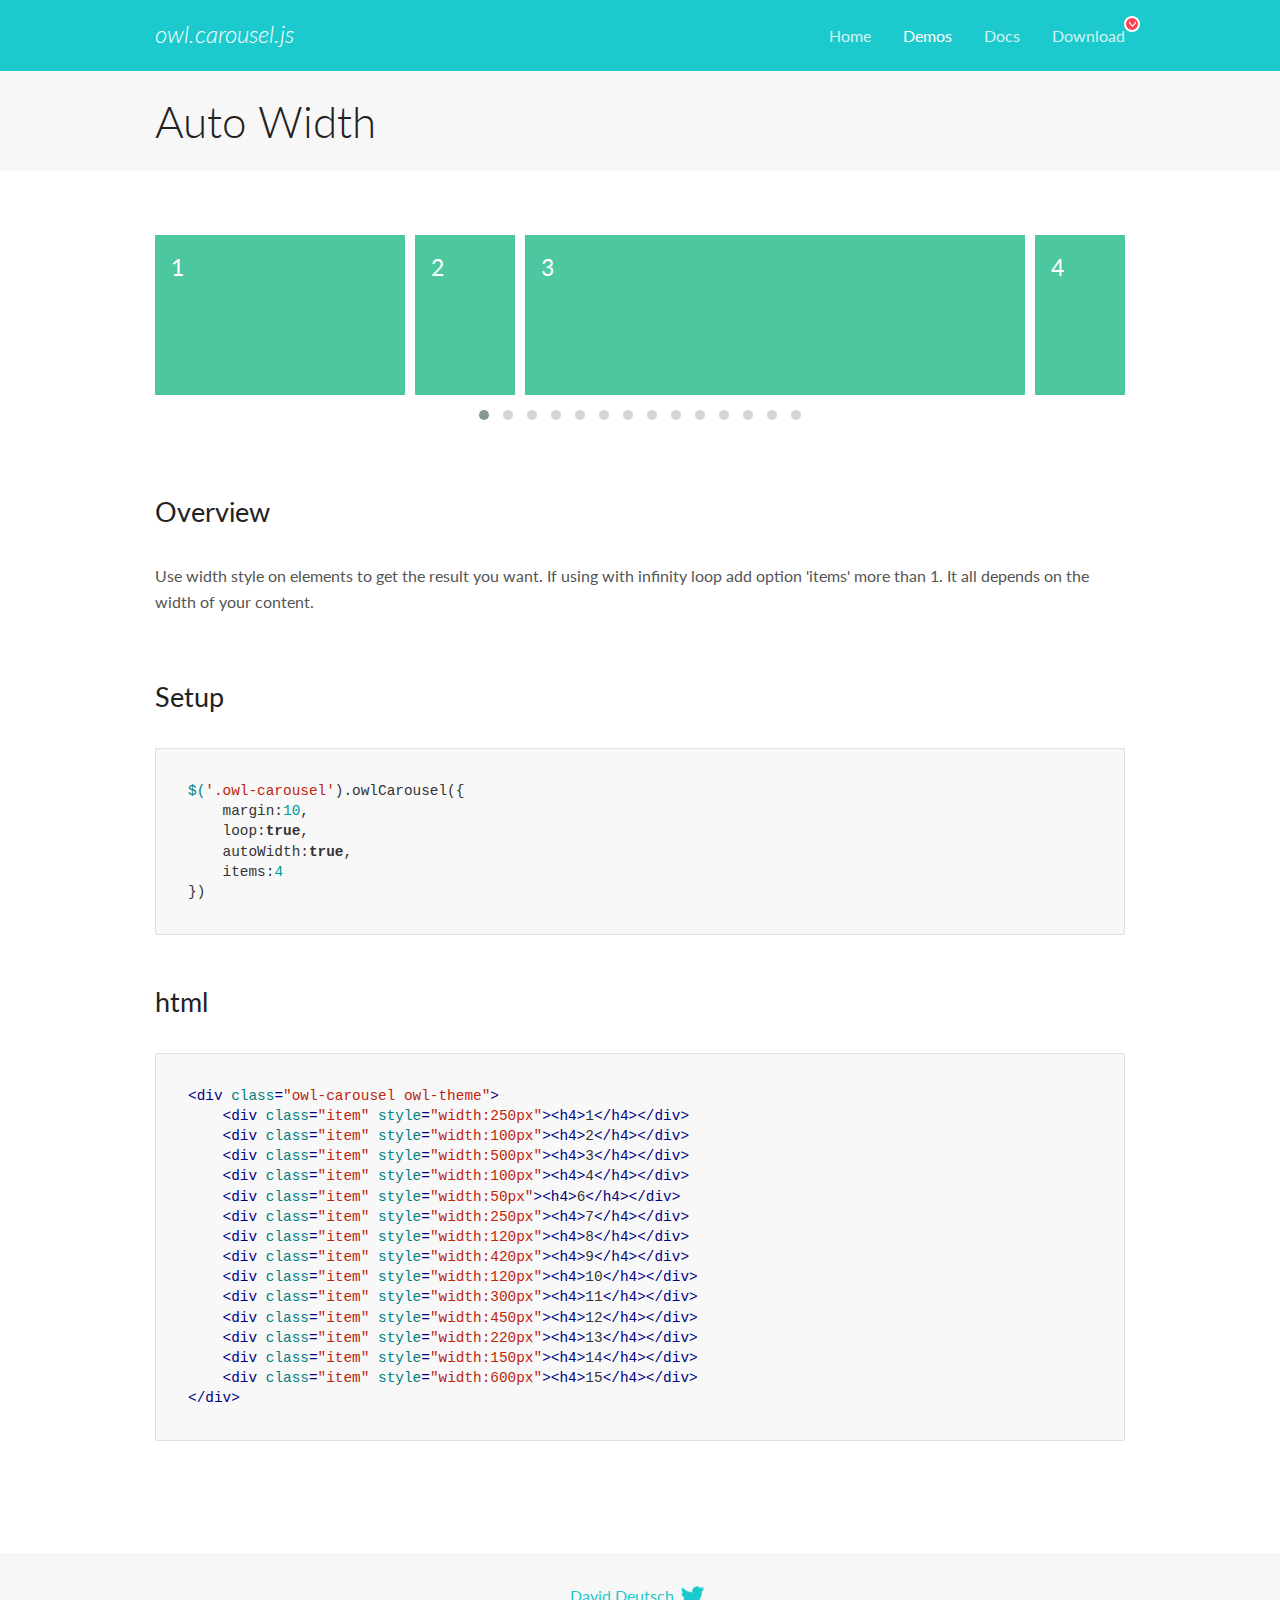
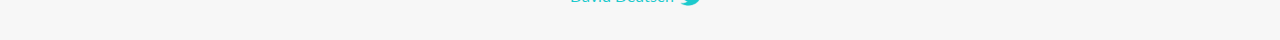
<file: Homework2021.2-qisim/Plugins/OwlCarousel2-2.3.4/docs/demos/autowidth.html>
<!DOCTYPE html>
<html lang="en">
  <head>

    <!-- head -->
    <meta charset="utf-8">
    <meta name="msapplication-tap-highlight" content="no" />
    <meta name="viewport" content="width=device-width, initial-scale=1.0" />
    <meta name="description" content="Auto Width">
    <meta name="author" content="David Deutsch">
    <title>
      Auto Width Demo | Owl Carousel | 2.3.4
    </title>

    <!-- Stylesheets -->
    <link href='https://fonts.googleapis.com/css?family=Lato:300,400,700,400italic,300italic' rel='stylesheet' type='text/css'>
    <link rel="stylesheet" href="../assets/css/docs.theme.min.css">

    <!-- Owl Stylesheets -->
    <link rel="stylesheet" href="../assets/owlcarousel/assets/owl.carousel.min.css">
    <link rel="stylesheet" href="../assets/owlcarousel/assets/owl.theme.default.min.css">

    <!-- HTML5 shim and Respond.js IE8 support of HTML5 elements and media queries -->

    <!--[if lt IE 9]>
      <script src="https://oss.maxcdn.com/libs/html5shiv/3.7.0/html5shiv.js"></script>
      <script src="https://oss.maxcdn.com/libs/respond.js/1.3.0/respond.min.js"></script>
    <![endif]-->

    <!-- Favicons -->
    <link rel="apple-touch-icon-precomposed" sizes="144x144" href="../assets/ico/apple-touch-icon-144-precomposed.png">
    <link rel="shortcut icon" href="../assets/ico/favicon.png">
    <link rel="shortcut icon" href="favicon.ico">

    <!-- Yeah i know js should not be in header. Its required for demos.-->

    <!-- javascript -->
    <script src="../assets/vendors/jquery.min.js"></script>
    <script src="../assets/owlcarousel/owl.carousel.js"></script>
  </head>
  <body>

    <!-- header -->
    <header class="header">
      <div class="row">
        <div class="large-12 columns">
          <div class="brand left">
            <h3>
              <a href="/OwlCarousel2/">owl.carousel.js</a> 
            </h3>
          </div>
          <a id="toggle-nav" class="right">
            <span></span> <span></span> <span></span> 
          </a> 
          <div class="nav-bar">
            <ul class="clearfix">
              <li> <a href="/OwlCarousel2/index.html">Home</a>  </li>
              <li class="active">
                <a href="/OwlCarousel2/demos/demos.html">Demos</a> 
              </li>
              <li> <a href="/OwlCarousel2/docs/started-welcome.html">Docs</a>  </li>
              <li>
                <a href="https://github.com/OwlCarousel2/OwlCarousel2/archive/2.3.4.zip">Download</a> 
                <span class="download"></span> 
              </li>
            </ul>
          </div>
        </div>
      </div>
    </header>

    <!-- title -->
    <section class="title">
      <div class="row">
        <div class="large-12 columns">
          <h1>Auto Width</h1>
        </div>
      </div>
    </section>

    <!--  Demos -->
    <section id="demos">
      <div class="row">
        <div class="large-12 columns">
          <div class="owl-carousel owl-theme">
            <div class="item" style="width:250px">
              <h4>1</h4>
            </div>
            <div class="item" style="width:100px">
              <h4>2</h4>
            </div>
            <div class="item" style="width:500px">
              <h4>3</h4>
            </div>
            <div class="item" style="width:100px">
              <h4>4</h4>
            </div>
            <div class="item" style="width:50px">
              <h4>6</h4>
            </div>
            <div class="item" style="width:250px">
              <h4>7</h4>
            </div>
            <div class="item" style="width:120px">
              <h4>8</h4>
            </div>
            <div class="item" style="width:420px">
              <h4>9</h4>
            </div>
            <div class="item" style="width:120px">
              <h4>10</h4>
            </div>
            <div class="item" style="width:300px">
              <h4>11</h4>
            </div>
            <div class="item" style="width:450px">
              <h4>12</h4>
            </div>
            <div class="item" style="width:220px">
              <h4>13</h4>
            </div>
            <div class="item" style="width:150px">
              <h4>14</h4>
            </div>
            <div class="item" style="width:600px">
              <h4>15</h4>
            </div>
          </div>
          <h3 id="overview">Overview</h3>
          <p>Use width style on elements to get the result you want. If using with infinity loop add option &#39;items&#39; more than 1. It all depends on the width of your content.</p>
          <h3 id="setup">Setup</h3>
          <pre><code>$(&#39;.owl-carousel&#39;).owlCarousel({
    margin:10,
    loop:true,
    autoWidth:true,
    items:4
})</code></pre>
          <h3 id="html">html</h3>
          <pre><code>&lt;div class=&quot;owl-carousel owl-theme&quot;&gt;
    &lt;div class=&quot;item&quot; style=&quot;width:250px&quot;&gt;&lt;h4&gt;1&lt;/h4&gt;&lt;/div&gt;
    &lt;div class=&quot;item&quot; style=&quot;width:100px&quot;&gt;&lt;h4&gt;2&lt;/h4&gt;&lt;/div&gt;
    &lt;div class=&quot;item&quot; style=&quot;width:500px&quot;&gt;&lt;h4&gt;3&lt;/h4&gt;&lt;/div&gt;
    &lt;div class=&quot;item&quot; style=&quot;width:100px&quot;&gt;&lt;h4&gt;4&lt;/h4&gt;&lt;/div&gt;
    &lt;div class=&quot;item&quot; style=&quot;width:50px&quot;&gt;&lt;h4&gt;6&lt;/h4&gt;&lt;/div&gt;
    &lt;div class=&quot;item&quot; style=&quot;width:250px&quot;&gt;&lt;h4&gt;7&lt;/h4&gt;&lt;/div&gt;
    &lt;div class=&quot;item&quot; style=&quot;width:120px&quot;&gt;&lt;h4&gt;8&lt;/h4&gt;&lt;/div&gt;
    &lt;div class=&quot;item&quot; style=&quot;width:420px&quot;&gt;&lt;h4&gt;9&lt;/h4&gt;&lt;/div&gt;
    &lt;div class=&quot;item&quot; style=&quot;width:120px&quot;&gt;&lt;h4&gt;10&lt;/h4&gt;&lt;/div&gt;
    &lt;div class=&quot;item&quot; style=&quot;width:300px&quot;&gt;&lt;h4&gt;11&lt;/h4&gt;&lt;/div&gt;
    &lt;div class=&quot;item&quot; style=&quot;width:450px&quot;&gt;&lt;h4&gt;12&lt;/h4&gt;&lt;/div&gt;
    &lt;div class=&quot;item&quot; style=&quot;width:220px&quot;&gt;&lt;h4&gt;13&lt;/h4&gt;&lt;/div&gt;
    &lt;div class=&quot;item&quot; style=&quot;width:150px&quot;&gt;&lt;h4&gt;14&lt;/h4&gt;&lt;/div&gt;
    &lt;div class=&quot;item&quot; style=&quot;width:600px&quot;&gt;&lt;h4&gt;15&lt;/h4&gt;&lt;/div&gt;
&lt;/div&gt;</code></pre>
          <script>
            $(document).ready(function() {
              $('.owl-carousel').owlCarousel({
                margin: 10,
                loop: true,
                autoWidth: true,
                items: 4
              })
            })
          </script>
        </div>
      </div>
    </section>

    <!-- footer -->
    <footer class="footer">
      <div class="row">
        <div class="large-12 columns">
          <h5>
            <a href="/OwlCarousel2/docs/support-contact.html">David Deutsch</a> 
            <a id="custom-tweet-button" href="https://twitter.com/share?url=https://github.com/OwlCarousel2/OwlCarousel2&text=Owl Carousel - This is so awesome! " target="_blank"></a> 
          </h5>
        </div>
      </div>
    </footer>

    <!-- vendors -->
    <script src="../assets/vendors/highlight.js"></script>
    <script src="../assets/js/app.js"></script>
  </body>
</html>
</file>
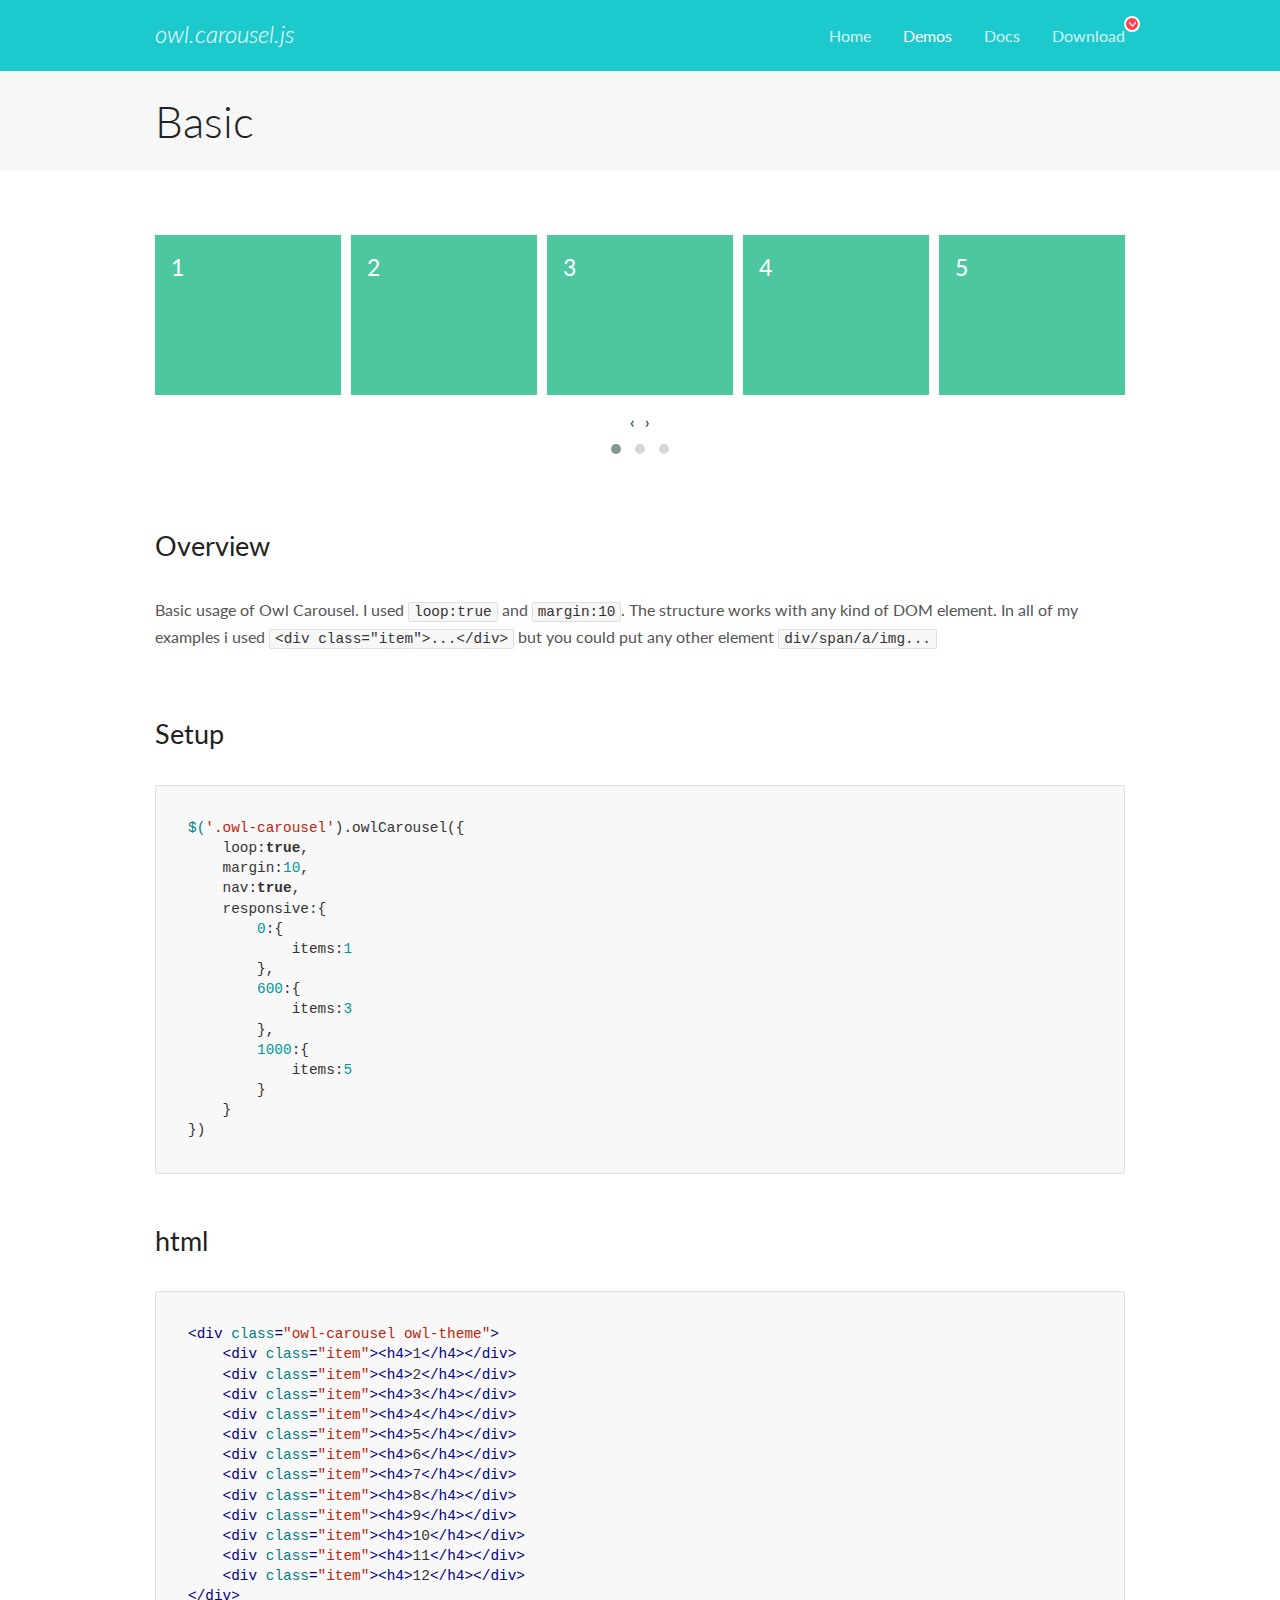
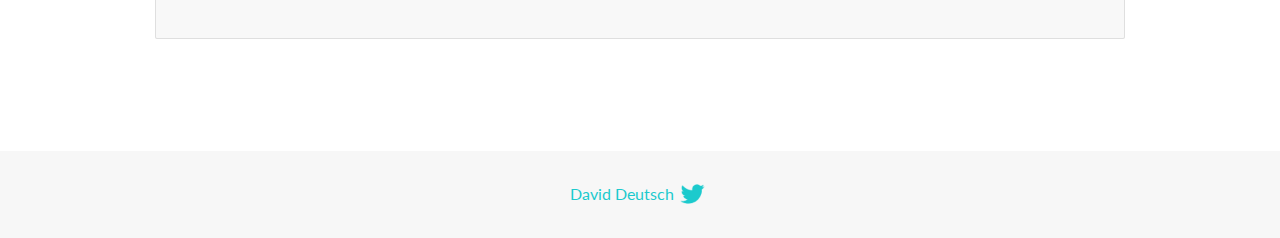
<file: Homework2021.2-qisim/Plugins/OwlCarousel2-2.3.4/docs/demos/basic.html>
<!DOCTYPE html>
<html lang="en">
  <head>

    <!-- head -->
    <meta charset="utf-8">
    <meta name="msapplication-tap-highlight" content="no" />
    <meta name="viewport" content="width=device-width, initial-scale=1.0" />
    <meta name="description" content="Basic usage demo">
    <meta name="author" content="David Deutsch">
    <title>
      Basic Demo | Owl Carousel | 2.3.4
    </title>

    <!-- Stylesheets -->
    <link href='https://fonts.googleapis.com/css?family=Lato:300,400,700,400italic,300italic' rel='stylesheet' type='text/css'>
    <link rel="stylesheet" href="../assets/css/docs.theme.min.css">

    <!-- Owl Stylesheets -->
    <link rel="stylesheet" href="../assets/owlcarousel/assets/owl.carousel.min.css">
    <link rel="stylesheet" href="../assets/owlcarousel/assets/owl.theme.default.min.css">

    <!-- HTML5 shim and Respond.js IE8 support of HTML5 elements and media queries -->

    <!--[if lt IE 9]>
      <script src="https://oss.maxcdn.com/libs/html5shiv/3.7.0/html5shiv.js"></script>
      <script src="https://oss.maxcdn.com/libs/respond.js/1.3.0/respond.min.js"></script>
    <![endif]-->

    <!-- Favicons -->
    <link rel="apple-touch-icon-precomposed" sizes="144x144" href="../assets/ico/apple-touch-icon-144-precomposed.png">
    <link rel="shortcut icon" href="../assets/ico/favicon.png">
    <link rel="shortcut icon" href="favicon.ico">

    <!-- Yeah i know js should not be in header. Its required for demos.-->

    <!-- javascript -->
    <script src="../assets/vendors/jquery.min.js"></script>
    <script src="../assets/owlcarousel/owl.carousel.js"></script>
  </head>
  <body>

    <!-- header -->
    <header class="header">
      <div class="row">
        <div class="large-12 columns">
          <div class="brand left">
            <h3>
              <a href="/OwlCarousel2/">owl.carousel.js</a> 
            </h3>
          </div>
          <a id="toggle-nav" class="right">
            <span></span> <span></span> <span></span> 
          </a> 
          <div class="nav-bar">
            <ul class="clearfix">
              <li> <a href="/OwlCarousel2/index.html">Home</a>  </li>
              <li class="active">
                <a href="/OwlCarousel2/demos/demos.html">Demos</a> 
              </li>
              <li> <a href="/OwlCarousel2/docs/started-welcome.html">Docs</a>  </li>
              <li>
                <a href="https://github.com/OwlCarousel2/OwlCarousel2/archive/2.3.4.zip">Download</a> 
                <span class="download"></span> 
              </li>
            </ul>
          </div>
        </div>
      </div>
    </header>

    <!-- title -->
    <section class="title">
      <div class="row">
        <div class="large-12 columns">
          <h1>Basic</h1>
        </div>
      </div>
    </section>

    <!--  Demos -->
    <section id="demos">
      <div class="row">
        <div class="large-12 columns">
          <div class="owl-carousel owl-theme">
            <div class="item">
              <h4>1</h4>
            </div>
            <div class="item">
              <h4>2</h4>
            </div>
            <div class="item">
              <h4>3</h4>
            </div>
            <div class="item">
              <h4>4</h4>
            </div>
            <div class="item">
              <h4>5</h4>
            </div>
            <div class="item">
              <h4>6</h4>
            </div>
            <div class="item">
              <h4>7</h4>
            </div>
            <div class="item">
              <h4>8</h4>
            </div>
            <div class="item">
              <h4>9</h4>
            </div>
            <div class="item">
              <h4>10</h4>
            </div>
            <div class="item">
              <h4>11</h4>
            </div>
            <div class="item">
              <h4>12</h4>
            </div>
          </div>
          <h3 id="overview">Overview</h3>
          <p>Basic usage of Owl Carousel. I used <code>loop:true</code> and <code>margin:10</code>. The structure works with any kind of DOM element. In all of my examples i used <code>&lt;div class=&quot;item&quot;&gt;...&lt;/div&gt;</code> but you could
            put any other element <code>div/span/a/img...</code></p>
          <h3 id="setup">Setup</h3>
          <pre><code>$(&#39;.owl-carousel&#39;).owlCarousel({
    loop:true,
    margin:10,
    nav:true,
    responsive:{
        0:{
            items:1
        },
        600:{
            items:3
        },
        1000:{
            items:5
        }
    }
})</code></pre>
          <h3 id="html">html</h3>
          <pre><code>&lt;div class=&quot;owl-carousel owl-theme&quot;&gt;
    &lt;div class=&quot;item&quot;&gt;&lt;h4&gt;1&lt;/h4&gt;&lt;/div&gt;
    &lt;div class=&quot;item&quot;&gt;&lt;h4&gt;2&lt;/h4&gt;&lt;/div&gt;
    &lt;div class=&quot;item&quot;&gt;&lt;h4&gt;3&lt;/h4&gt;&lt;/div&gt;
    &lt;div class=&quot;item&quot;&gt;&lt;h4&gt;4&lt;/h4&gt;&lt;/div&gt;
    &lt;div class=&quot;item&quot;&gt;&lt;h4&gt;5&lt;/h4&gt;&lt;/div&gt;
    &lt;div class=&quot;item&quot;&gt;&lt;h4&gt;6&lt;/h4&gt;&lt;/div&gt;
    &lt;div class=&quot;item&quot;&gt;&lt;h4&gt;7&lt;/h4&gt;&lt;/div&gt;
    &lt;div class=&quot;item&quot;&gt;&lt;h4&gt;8&lt;/h4&gt;&lt;/div&gt;
    &lt;div class=&quot;item&quot;&gt;&lt;h4&gt;9&lt;/h4&gt;&lt;/div&gt;
    &lt;div class=&quot;item&quot;&gt;&lt;h4&gt;10&lt;/h4&gt;&lt;/div&gt;
    &lt;div class=&quot;item&quot;&gt;&lt;h4&gt;11&lt;/h4&gt;&lt;/div&gt;
    &lt;div class=&quot;item&quot;&gt;&lt;h4&gt;12&lt;/h4&gt;&lt;/div&gt;
&lt;/div&gt;</code></pre>
          <script>
            $(document).ready(function() {
              var owl = $('.owl-carousel');
              owl.owlCarousel({
                margin: 10,
                nav: true,
                loop: true,
                responsive: {
                  0: {
                    items: 1
                  },
                  600: {
                    items: 3
                  },
                  1000: {
                    items: 5
                  }
                }
              })
            })
          </script>
        </div>
      </div>
    </section>

    <!-- footer -->
    <footer class="footer">
      <div class="row">
        <div class="large-12 columns">
          <h5>
            <a href="/OwlCarousel2/docs/support-contact.html">David Deutsch</a> 
            <a id="custom-tweet-button" href="https://twitter.com/share?url=https://github.com/OwlCarousel2/OwlCarousel2&text=Owl Carousel - This is so awesome! " target="_blank"></a> 
          </h5>
        </div>
      </div>
    </footer>

    <!-- vendors -->
    <script src="../assets/vendors/highlight.js"></script>
    <script src="../assets/js/app.js"></script>
  </body>
</html>
</file>
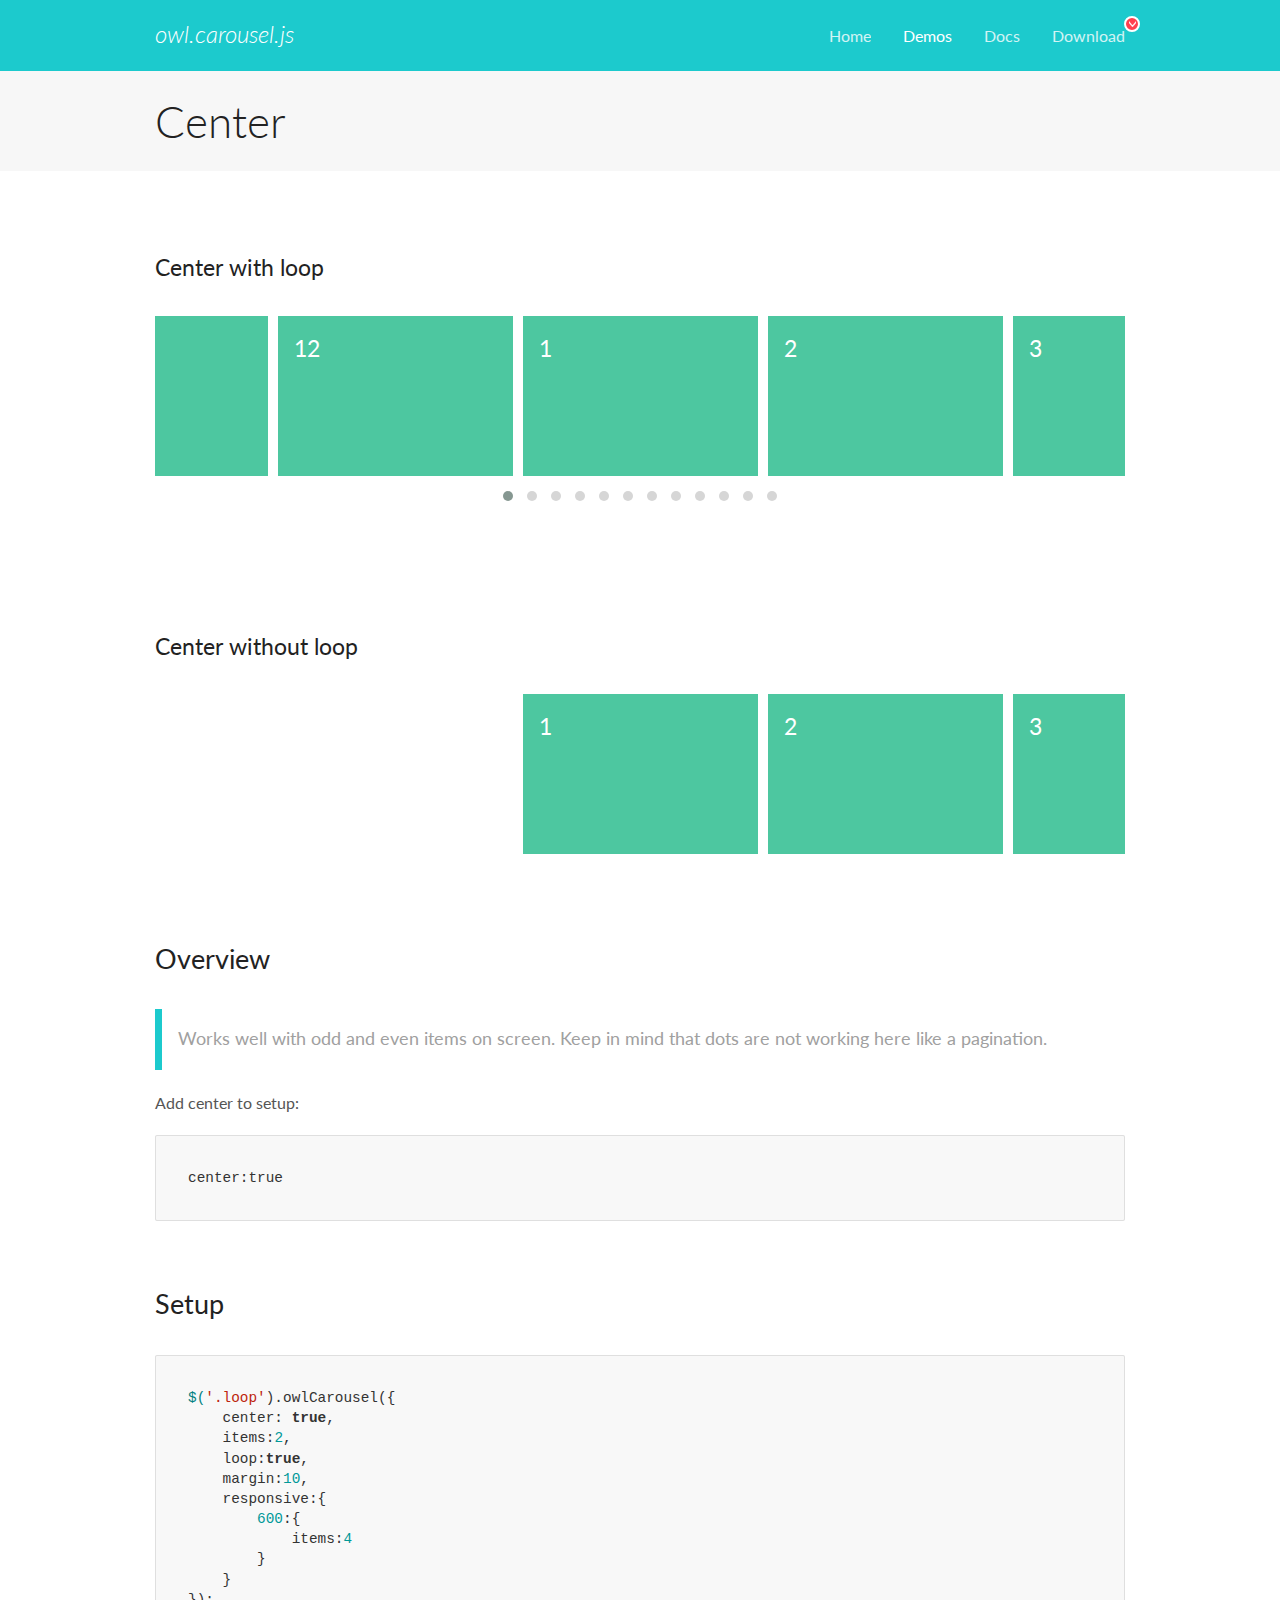
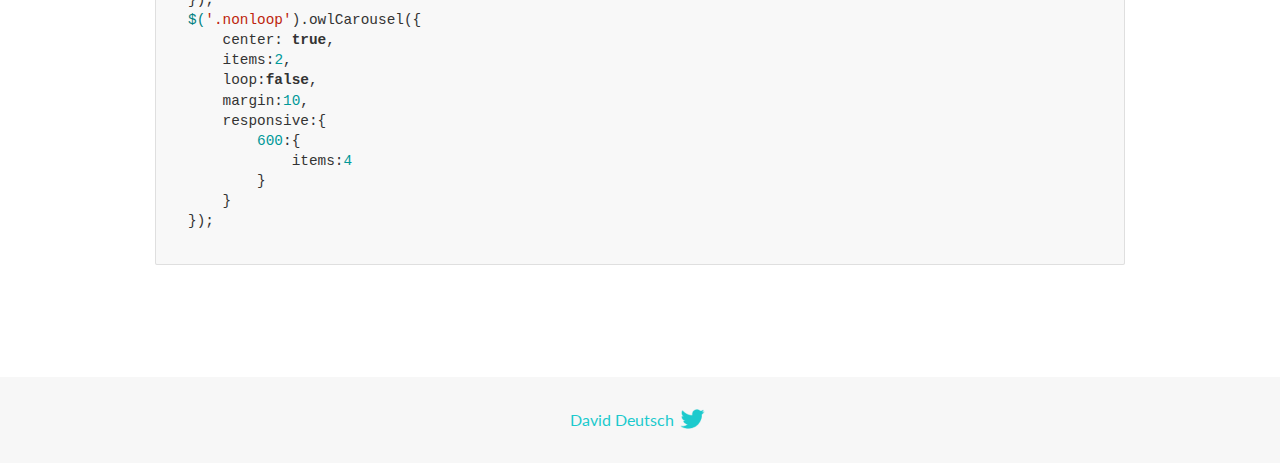
<file: Homework2021.2-qisim/Plugins/OwlCarousel2-2.3.4/docs/demos/center.html>
<!DOCTYPE html>
<html lang="en">
  <head>

    <!-- head -->
    <meta charset="utf-8">
    <meta name="msapplication-tap-highlight" content="no" />
    <meta name="viewport" content="width=device-width, initial-scale=1.0" />
    <meta name="description" content="Center carousel">
    <meta name="author" content="David Deutsch">
    <title>
      Center Demo | Owl Carousel | 2.3.4
    </title>

    <!-- Stylesheets -->
    <link href='https://fonts.googleapis.com/css?family=Lato:300,400,700,400italic,300italic' rel='stylesheet' type='text/css'>
    <link rel="stylesheet" href="../assets/css/docs.theme.min.css">

    <!-- Owl Stylesheets -->
    <link rel="stylesheet" href="../assets/owlcarousel/assets/owl.carousel.min.css">
    <link rel="stylesheet" href="../assets/owlcarousel/assets/owl.theme.default.min.css">

    <!-- HTML5 shim and Respond.js IE8 support of HTML5 elements and media queries -->

    <!--[if lt IE 9]>
      <script src="https://oss.maxcdn.com/libs/html5shiv/3.7.0/html5shiv.js"></script>
      <script src="https://oss.maxcdn.com/libs/respond.js/1.3.0/respond.min.js"></script>
    <![endif]-->

    <!-- Favicons -->
    <link rel="apple-touch-icon-precomposed" sizes="144x144" href="../assets/ico/apple-touch-icon-144-precomposed.png">
    <link rel="shortcut icon" href="../assets/ico/favicon.png">
    <link rel="shortcut icon" href="favicon.ico">

    <!-- Yeah i know js should not be in header. Its required for demos.-->

    <!-- javascript -->
    <script src="../assets/vendors/jquery.min.js"></script>
    <script src="../assets/owlcarousel/owl.carousel.js"></script>
  </head>
  <body>

    <!-- header -->
    <header class="header">
      <div class="row">
        <div class="large-12 columns">
          <div class="brand left">
            <h3>
              <a href="/OwlCarousel2/">owl.carousel.js</a> 
            </h3>
          </div>
          <a id="toggle-nav" class="right">
            <span></span> <span></span> <span></span> 
          </a> 
          <div class="nav-bar">
            <ul class="clearfix">
              <li> <a href="/OwlCarousel2/index.html">Home</a>  </li>
              <li class="active">
                <a href="/OwlCarousel2/demos/demos.html">Demos</a> 
              </li>
              <li> <a href="/OwlCarousel2/docs/started-welcome.html">Docs</a>  </li>
              <li>
                <a href="https://github.com/OwlCarousel2/OwlCarousel2/archive/2.3.4.zip">Download</a> 
                <span class="download"></span> 
              </li>
            </ul>
          </div>
        </div>
      </div>
    </header>

    <!-- title -->
    <section class="title">
      <div class="row">
        <div class="large-12 columns">
          <h1>Center</h1>
        </div>
      </div>
    </section>

    <!--  Demos -->
    <section id="demos">
      <div class="row">
        <div class="large-12 columns">
          <h4 id="center-with-loop">Center with loop</h4>
          <div class="loop owl-carousel owl-theme">
            <div class="item">
              <h4>1</h4>
            </div>
            <div class="item">
              <h4>2</h4>
            </div>
            <div class="item">
              <h4>3</h4>
            </div>
            <div class="item">
              <h4>4</h4>
            </div>
            <div class="item">
              <h4>5</h4>
            </div>
            <div class="item">
              <h4>6</h4>
            </div>
            <div class="item">
              <h4>7</h4>
            </div>
            <div class="item">
              <h4>8</h4>
            </div>
            <div class="item">
              <h4>9</h4>
            </div>
            <div class="item">
              <h4>10</h4>
            </div>
            <div class="item">
              <h4>11</h4>
            </div>
            <div class="item">
              <h4>12</h4>
            </div>
          </div>
          <br>
          <h4 id="center-without-loop">Center without loop</h4>
          <div class="nonloop owl-carousel">
            <div class="item">
              <h4>1</h4>
            </div>
            <div class="item">
              <h4>2</h4>
            </div>
            <div class="item">
              <h4>3</h4>
            </div>
            <div class="item">
              <h4>4</h4>
            </div>
            <div class="item">
              <h4>5</h4>
            </div>
            <div class="item">
              <h4>6</h4>
            </div>
            <div class="item">
              <h4>7</h4>
            </div>
            <div class="item">
              <h4>8</h4>
            </div>
            <div class="item">
              <h4>9</h4>
            </div>
            <div class="item">
              <h4>10</h4>
            </div>
            <div class="item">
              <h4>11</h4>
            </div>
            <div class="item">
              <h4>12</h4>
            </div>
          </div>
          <h3 id="overview">Overview</h3>
          <blockquote>
            <p>Works well with odd and even items on screen. Keep in mind that dots are not working here like a pagination.</p>
          </blockquote>
          <p>Add center to setup:</p>
          <pre><code>center:true</code></pre>
          <h3 id="setup">Setup</h3>
          <pre><code>$(&#39;.loop&#39;).owlCarousel({
    center: true,
    items:2,
    loop:true,
    margin:10,
    responsive:{
        600:{
            items:4
        }
    }
});
$(&#39;.nonloop&#39;).owlCarousel({
    center: true,
    items:2,
    loop:false,
    margin:10,
    responsive:{
        600:{
            items:4
        }
    }
});</code></pre>
          <script>
            jQuery(document).ready(function($) {
              $('.loop').owlCarousel({
                center: true,
                items: 2,
                loop: true,
                margin: 10,
                responsive: {
                  600: {
                    items: 4
                  }
                }
              });
              $('.nonloop').owlCarousel({
                center: true,
                items: 2,
                loop: false,
                margin: 10,
                responsive: {
                  600: {
                    items: 4
                  }
                }
              });
            });
          </script>
        </div>
      </div>
    </section>

    <!-- footer -->
    <footer class="footer">
      <div class="row">
        <div class="large-12 columns">
          <h5>
            <a href="/OwlCarousel2/docs/support-contact.html">David Deutsch</a> 
            <a id="custom-tweet-button" href="https://twitter.com/share?url=https://github.com/OwlCarousel2/OwlCarousel2&text=Owl Carousel - This is so awesome! " target="_blank"></a> 
          </h5>
        </div>
      </div>
    </footer>

    <!-- vendors -->
    <script src="../assets/vendors/highlight.js"></script>
    <script src="../assets/js/app.js"></script>
  </body>
</html>
</file>
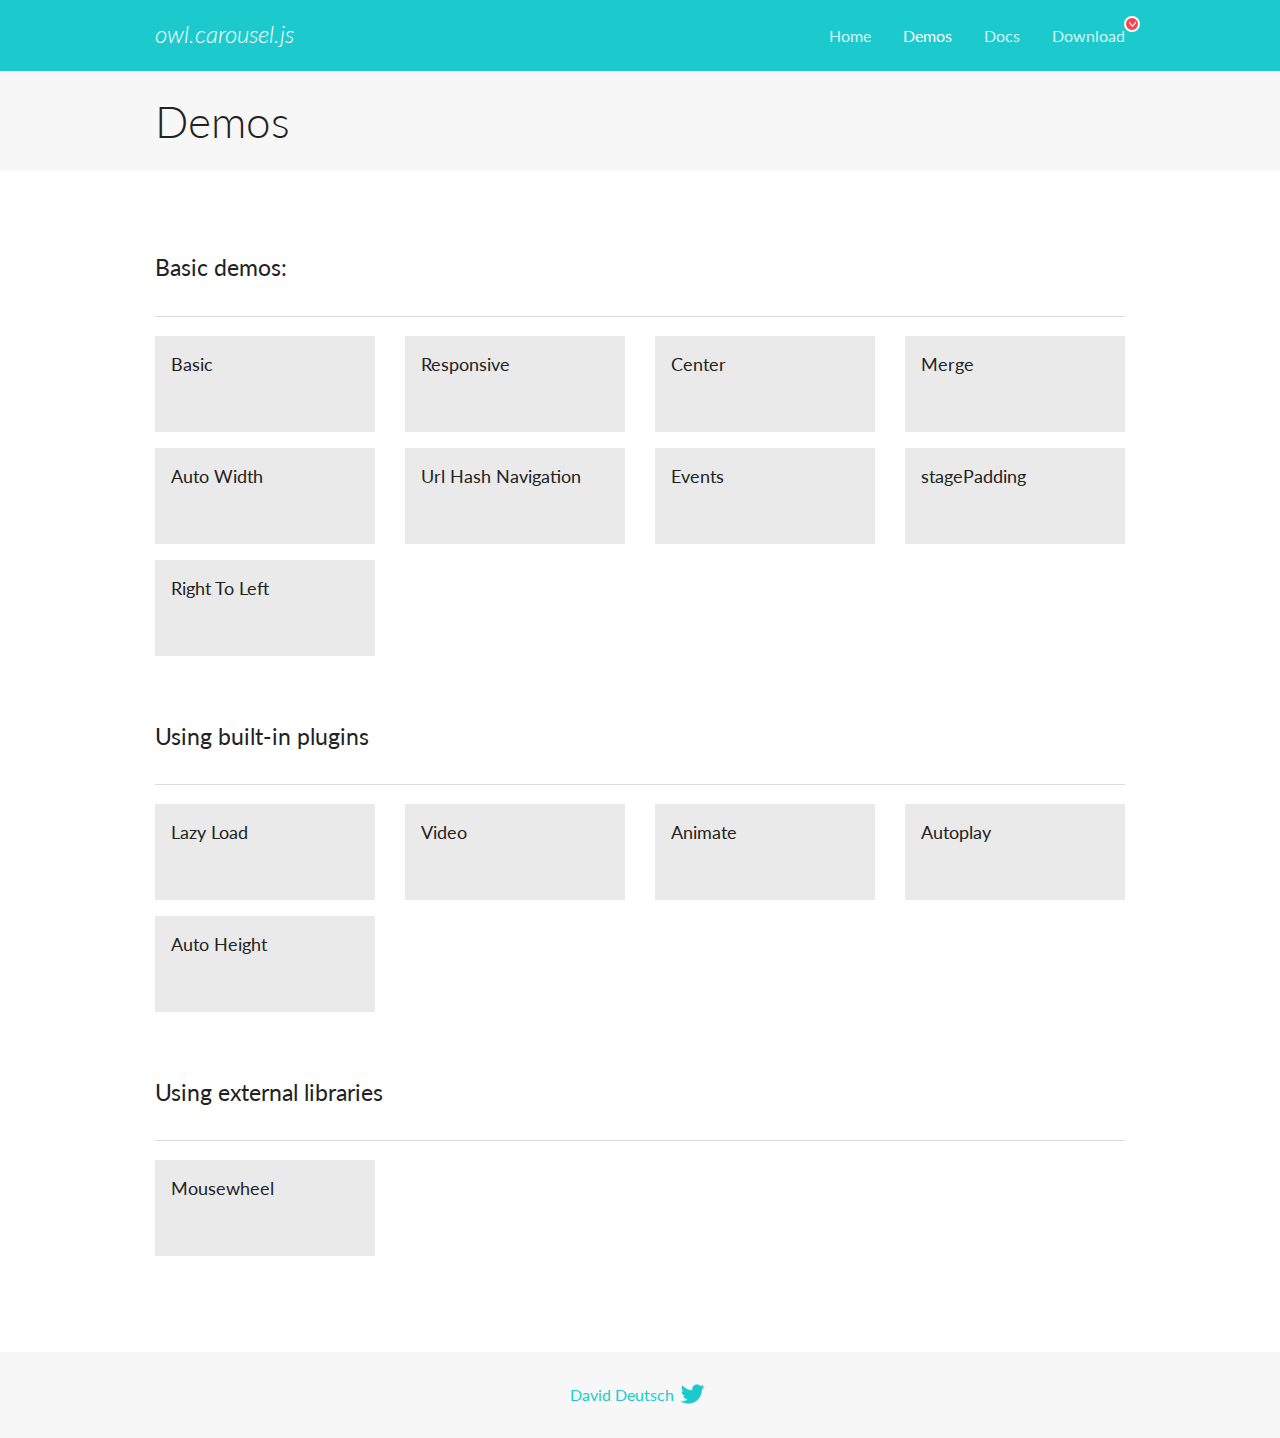
<file: Homework2021.2-qisim/Plugins/OwlCarousel2-2.3.4/docs/demos/demos.html>
<!DOCTYPE html>
<html lang="en">
  <head>

    <!-- head -->
    <meta charset="utf-8">
    <meta name="msapplication-tap-highlight" content="no" />
    <meta name="viewport" content="width=device-width, initial-scale=1.0" />
    <meta name="description" content="A list of Owl Carousel examples.">
    <meta name="author" content="David Deutsch">
    <title>
      Demos | Owl Carousel | 2.3.4
    </title>

    <!-- Stylesheets -->
    <link href='https://fonts.googleapis.com/css?family=Lato:300,400,700,400italic,300italic' rel='stylesheet' type='text/css'>
    <link rel="stylesheet" href="../assets/css/docs.theme.min.css">

    <!-- Owl Stylesheets -->
    <link rel="stylesheet" href="../assets/owlcarousel/assets/owl.carousel.min.css">
    <link rel="stylesheet" href="../assets/owlcarousel/assets/owl.theme.default.min.css">

    <!-- HTML5 shim and Respond.js IE8 support of HTML5 elements and media queries -->

    <!--[if lt IE 9]>
      <script src="https://oss.maxcdn.com/libs/html5shiv/3.7.0/html5shiv.js"></script>
      <script src="https://oss.maxcdn.com/libs/respond.js/1.3.0/respond.min.js"></script>
    <![endif]-->

    <!-- Favicons -->
    <link rel="apple-touch-icon-precomposed" sizes="144x144" href="../assets/ico/apple-touch-icon-144-precomposed.png">
    <link rel="shortcut icon" href="../assets/ico/favicon.png">
    <link rel="shortcut icon" href="favicon.ico">

    <!-- Yeah i know js should not be in header. Its required for demos.-->

    <!-- javascript -->
    <script src="../assets/vendors/jquery.min.js"></script>
    <script src="../assets/owlcarousel/owl.carousel.js"></script>
  </head>
  <body>

    <!-- header -->
    <header class="header">
      <div class="row">
        <div class="large-12 columns">
          <div class="brand left">
            <h3>
              <a href="/OwlCarousel2/">owl.carousel.js</a> 
            </h3>
          </div>
          <a id="toggle-nav" class="right">
            <span></span> <span></span> <span></span> 
          </a> 
          <div class="nav-bar">
            <ul class="clearfix">
              <li> <a href="/OwlCarousel2/index.html">Home</a>  </li>
              <li class="active">
                <a href="/OwlCarousel2/demos/demos.html">Demos</a> 
              </li>
              <li> <a href="/OwlCarousel2/docs/started-welcome.html">Docs</a>  </li>
              <li>
                <a href="https://github.com/OwlCarousel2/OwlCarousel2/archive/2.3.4.zip">Download</a> 
                <span class="download"></span> 
              </li>
            </ul>
          </div>
        </div>
      </div>
    </header>

    <!-- title -->
    <section class="title">
      <div class="row">
        <div class="large-12 columns">
          <h1>Demos</h1>
        </div>
      </div>
    </section>

    <!--  Demos -->
    <section id="demos">
      <div class="row">
        <div class="large-12 columns">
          <h4 id="basic-demos-">Basic demos:</h4>
          <hr>
          <div class="demo-list">
            <div class="row">
              <div class="small-6 medium-4 large-3 columns">
                <a href="basic.html" class="demo-block">
                  <h5>Basic </h5>
                </a> 
              </div>
              <div class="small-6 medium-4 large-3 columns">
                <a href="responsive.html" class="demo-block">
                  <h5>Responsive </h5>
                </a> 
              </div>
              <div class="small-6 medium-4 large-3 columns">
                <a href="center.html" class="demo-block">
                  <h5>Center </h5>
                </a> 
              </div>
              <div class="small-6 medium-4 large-3 columns">
                <a href="merge.html" class="demo-block">
                  <h5>Merge </h5>
                </a> 
              </div>
              <div class="small-6 medium-4 large-3 columns">
                <a href="autowidth.html" class="demo-block">
                  <h5>Auto Width </h5>
                </a> 
              </div>
              <div class="small-6 medium-4 large-3 columns">
                <a href="urlhashnav.html" class="demo-block">
                  <h5>Url Hash Navigation </h5>
                </a> 
              </div>
              <div class="small-6 medium-4 large-3 columns">
                <a href="events.html" class="demo-block">
                  <h5>Events </h5>
                </a> 
              </div>
              <div class="small-6 medium-4 large-3 columns">
                <a href="stagepadding.html" class="demo-block">
                  <h5>stagePadding </h5>
                </a> 
              </div>
              <div class="small-6 medium-4 large-3 columns">
                <a href="rtl.html" class="demo-block">
                  <h5>Right To Left </h5>
                </a> 
              </div>
            </div>
          </div>
          <h4 id="using-built-in-plugins">Using built-in plugins</h4>
          <hr>
          <div class="demo-list">
            <div class="row">
              <div class="small-6 medium-4 large-3 columns">
                <a href="lazyLoad.html" class="demo-block">
                  <h5>Lazy Load </h5>
                </a> 
              </div>
              <div class="small-6 medium-4 large-3 columns">
                <a href="video.html" class="demo-block">
                  <h5>Video </h5>
                </a> 
              </div>
              <div class="small-6 medium-4 large-3 columns">
                <a href="animate.html" class="demo-block">
                  <h5>Animate </h5>
                </a> 
              </div>
              <div class="small-6 medium-4 large-3 columns">
                <a href="autoplay.html" class="demo-block">
                  <h5>Autoplay </h5>
                </a> 
              </div>
              <div class="small-6 medium-4 large-3 columns">
                <a href="autoheight.html" class="demo-block">
                  <h5>Auto Height </h5>
                </a> 
              </div>
            </div>
          </div>
          <h4 id="using-external-libraries">Using external libraries</h4>
          <hr>
          <div class="demo-list">
            <div class="row">
              <div class="small-6 medium-4 large-3 columns">
                <a href="mousewheel.html" class="demo-block">
                  <h5>Mousewheel </h5>
                </a> 
              </div>
            </div>
          </div>
        </div>
      </div>
    </section>

    <!-- footer -->
    <footer class="footer">
      <div class="row">
        <div class="large-12 columns">
          <h5>
            <a href="/OwlCarousel2/docs/support-contact.html">David Deutsch</a> 
            <a id="custom-tweet-button" href="https://twitter.com/share?url=https://github.com/OwlCarousel2/OwlCarousel2&text=Owl Carousel - This is so awesome! " target="_blank"></a> 
          </h5>
        </div>
      </div>
    </footer>

    <!-- vendors -->
    <script src="../assets/vendors/highlight.js"></script>
    <script src="../assets/js/app.js"></script>
  </body>
</html>
</file>
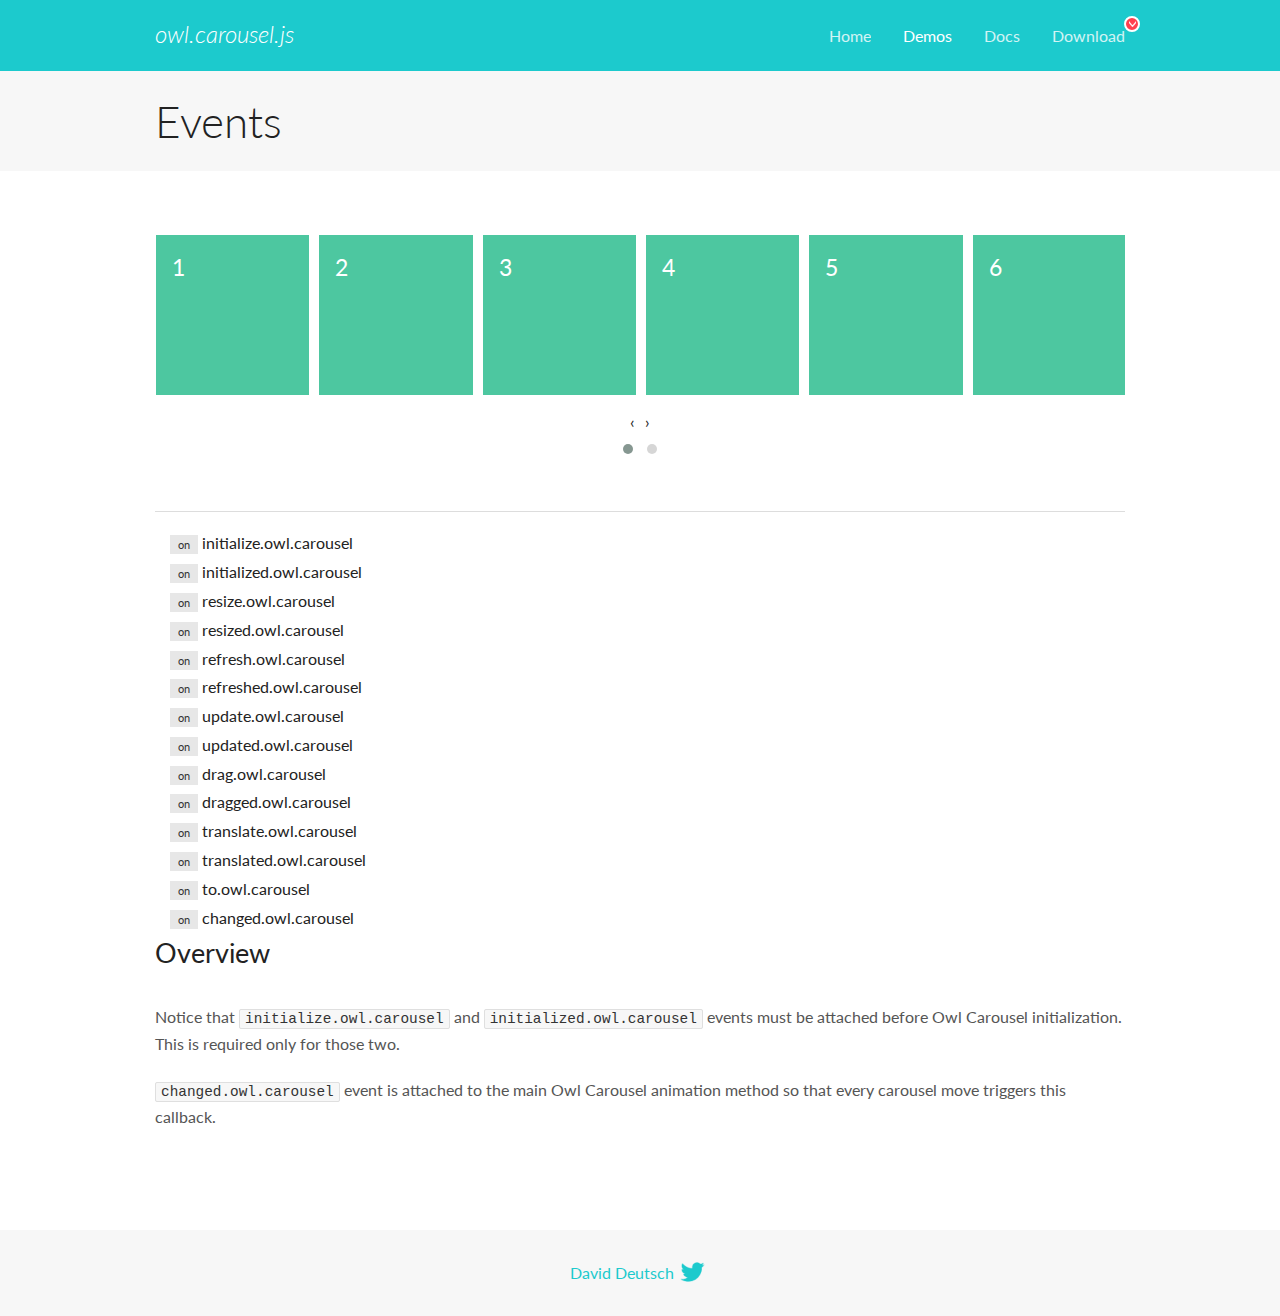
<file: Homework2021.2-qisim/Plugins/OwlCarousel2-2.3.4/docs/demos/events.html>
<!DOCTYPE html>
<html lang="en">
  <head>

    <!-- head -->
    <meta charset="utf-8">
    <meta name="msapplication-tap-highlight" content="no" />
    <meta name="viewport" content="width=device-width, initial-scale=1.0" />
    <meta name="description" content="Events usage demo">
    <meta name="author" content="David Deutsch">
    <title>
      Events Demo | Owl Carousel | 2.3.4
    </title>

    <!-- Stylesheets -->
    <link href='https://fonts.googleapis.com/css?family=Lato:300,400,700,400italic,300italic' rel='stylesheet' type='text/css'>
    <link rel="stylesheet" href="../assets/css/docs.theme.min.css">

    <!-- Owl Stylesheets -->
    <link rel="stylesheet" href="../assets/owlcarousel/assets/owl.carousel.min.css">
    <link rel="stylesheet" href="../assets/owlcarousel/assets/owl.theme.default.min.css">

    <!-- HTML5 shim and Respond.js IE8 support of HTML5 elements and media queries -->

    <!--[if lt IE 9]>
      <script src="https://oss.maxcdn.com/libs/html5shiv/3.7.0/html5shiv.js"></script>
      <script src="https://oss.maxcdn.com/libs/respond.js/1.3.0/respond.min.js"></script>
    <![endif]-->

    <!-- Favicons -->
    <link rel="apple-touch-icon-precomposed" sizes="144x144" href="../assets/ico/apple-touch-icon-144-precomposed.png">
    <link rel="shortcut icon" href="../assets/ico/favicon.png">
    <link rel="shortcut icon" href="favicon.ico">

    <!-- Yeah i know js should not be in header. Its required for demos.-->

    <!-- javascript -->
    <script src="../assets/vendors/jquery.min.js"></script>
    <script src="../assets/owlcarousel/owl.carousel.js"></script>
  </head>
  <body>

    <!-- header -->
    <header class="header">
      <div class="row">
        <div class="large-12 columns">
          <div class="brand left">
            <h3>
              <a href="/OwlCarousel2/">owl.carousel.js</a> 
            </h3>
          </div>
          <a id="toggle-nav" class="right">
            <span></span> <span></span> <span></span> 
          </a> 
          <div class="nav-bar">
            <ul class="clearfix">
              <li> <a href="/OwlCarousel2/index.html">Home</a>  </li>
              <li class="active">
                <a href="/OwlCarousel2/demos/demos.html">Demos</a> 
              </li>
              <li> <a href="/OwlCarousel2/docs/started-welcome.html">Docs</a>  </li>
              <li>
                <a href="https://github.com/OwlCarousel2/OwlCarousel2/archive/2.3.4.zip">Download</a> 
                <span class="download"></span> 
              </li>
            </ul>
          </div>
        </div>
      </div>
    </header>

    <!-- title -->
    <section class="title">
      <div class="row">
        <div class="large-12 columns">
          <h1>Events</h1>
        </div>
      </div>
    </section>

    <!--  Demos -->
    <section id="demos">
      <div class="row">
        <div class="large-12 columns">
          <div class="owl-carousel owl-theme">
            <div class="item">
              <h4>1</h4>
            </div>
            <div class="item">
              <h4>2</h4>
            </div>
            <div class="item">
              <h4>3</h4>
            </div>
            <div class="item">
              <h4>4</h4>
            </div>
            <div class="item">
              <h4>5</h4>
            </div>
            <div class="item">
              <h4>6</h4>
            </div>
            <div class="item">
              <h4>7</h4>
            </div>
            <div class="item">
              <h4>8</h4>
            </div>
            <div class="item">
              <h4>9</h4>
            </div>
            <div class="item">
              <h4>10</h4>
            </div>
            <div class="item">
              <h4>11</h4>
            </div>
            <div class="item">
              <h4>12</h4>
            </div>
          </div>
          <hr>
          <div class="large-12 columns callbacks">
            <div><span class="label secondary initialize">on</span>  initialize.owl.carousel </div>
            <div><span class="label secondary initialized">on</span>  initialized.owl.carousel </div>
            <div><span class="label secondary resize">on</span>  resize.owl.carousel </div>
            <div><span class="label secondary resized">on</span>  resized.owl.carousel </div>
            <div><span class="label secondary refresh">on</span>  refresh.owl.carousel </div>
            <div><span class="label secondary refreshed">on</span>  refreshed.owl.carousel </div>
            <div><span class="label secondary update">on</span>  update.owl.carousel </div>
            <div><span class="label secondary updated">on</span>  updated.owl.carousel </div>
            <div><span class="label secondary drag">on</span>  drag.owl.carousel </div>
            <div><span class="label secondary dragged">on</span>  dragged.owl.carousel </div>
            <div><span class="label secondary translate">on</span>  translate.owl.carousel </div>
            <div><span class="label secondary translated">on</span>  translated.owl.carousel </div>
            <div><span class="label secondary to">on</span>  to.owl.carousel </div>
            <div><span class="label secondary changed">on</span>  changed.owl.carousel </div>
          </div>
          <h3 id="overview">Overview</h3>
          <p>Notice that <code>initialize.owl.carousel</code> and <code>initialized.owl.carousel</code> events must be attached before Owl Carousel initialization. This is required only for those two.</p>
          <p><code>changed.owl.carousel</code> event is attached to the main Owl Carousel animation method so that every carousel move triggers this callback.</p>
          <script>
            jQuery(document).ready(function($) {
              var owl = $('.owl-carousel');
              owl.on('initialize.owl.carousel initialized.owl.carousel ' +
                'initialize.owl.carousel initialize.owl.carousel ' +
                'resize.owl.carousel resized.owl.carousel ' +
                'refresh.owl.carousel refreshed.owl.carousel ' +
                'update.owl.carousel updated.owl.carousel ' +
                'drag.owl.carousel dragged.owl.carousel ' +
                'translate.owl.carousel translated.owl.carousel ' +
                'to.owl.carousel changed.owl.carousel',
                function(e) {
                  $('.' + e.type)
                    .removeClass('secondary')
                    .addClass('success');
                  window.setTimeout(function() {
                    $('.' + e.type)
                      .removeClass('success')
                      .addClass('secondary');
                  }, 500);
                });
              owl.owlCarousel({
                loop: true,
                nav: true,
                lazyLoad: true,
                margin: 10,
                video: true,
                responsive: {
                  0: {
                    items: 1
                  },
                  600: {
                    items: 3
                  },
                  960: {
                    items: 5,
                  },
                  1200: {
                    items: 6
                  }
                }
              });
            });
          </script>
        </div>
      </div>
    </section>

    <!-- footer -->
    <footer class="footer">
      <div class="row">
        <div class="large-12 columns">
          <h5>
            <a href="/OwlCarousel2/docs/support-contact.html">David Deutsch</a> 
            <a id="custom-tweet-button" href="https://twitter.com/share?url=https://github.com/OwlCarousel2/OwlCarousel2&text=Owl Carousel - This is so awesome! " target="_blank"></a> 
          </h5>
        </div>
      </div>
    </footer>

    <!-- vendors -->
    <script src="../assets/vendors/highlight.js"></script>
    <script src="../assets/js/app.js"></script>
  </body>
</html>
</file>
